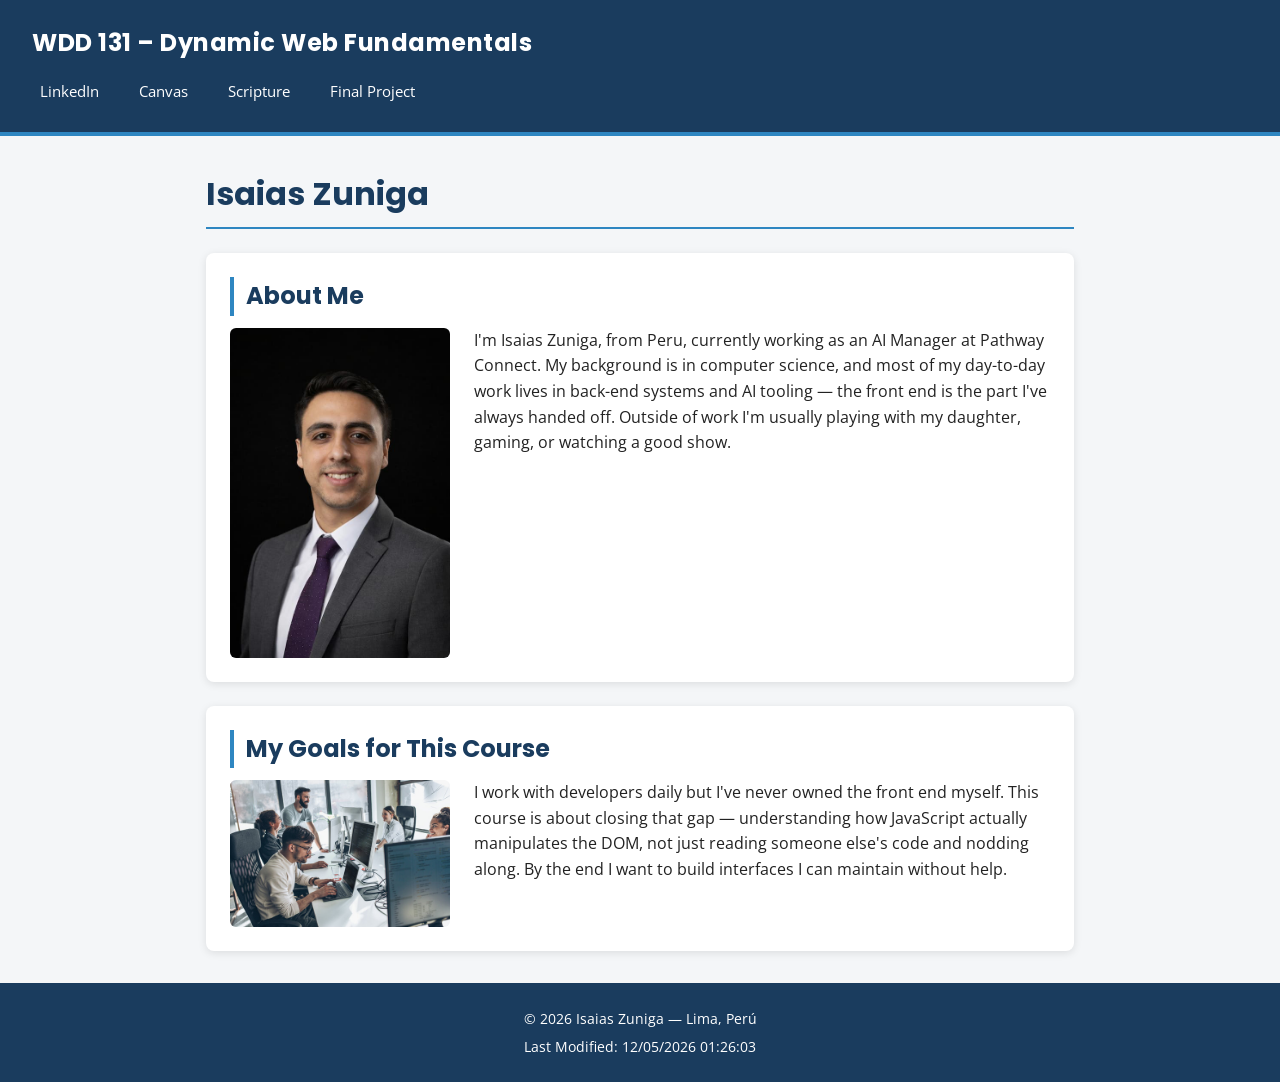
<file: index.html>
<!DOCTYPE html>
<html lang="en">
  <head>
    <meta charset="UTF-8">
    <meta name="viewport" content="width=device-width, initial-scale=1.0">
    <meta
      name="description"
      content="WDD 131 – Dynamic Web Fundamentals – Isaias Zuniga. Course home page covering web development projects and assignments."
    >
    <meta name="author" content="Isaias Zuniga">
    <title>WDD 131 – Dynamic Web Fundamentals – Isaias Zuniga</title>
    <link rel="preconnect" href="https://fonts.googleapis.com">
    <link rel="preconnect" href="https://fonts.gstatic.com" crossorigin>
    <link href="https://fonts.googleapis.com/css2?family=Poppins:wght@400;700&family=Open+Sans&display=swap" rel="stylesheet">
    <link rel="stylesheet" href="styles/base.css">
    <script src="scripts/getdates.js" defer></script>
  </head>
  <body>

    <header>
      <span id="course-title">WDD 131 – Dynamic Web Fundamentals</span>
      <nav>
        <a href="https://www.linkedin.com/in/isaiaszunigac/" target="_blank">LinkedIn</a>
        <a href="https://byupw.instructure.com/" target="_blank">Canvas</a>
        <a href="https://www.churchofjesuschrist.org/study/scriptures" target="_blank">Scripture</a>
        <a href="./project">Final Project</a>
      </nav>
    </header>


    <main>
      <h1>Isaias Zuniga</h1>


      <section class="card">
        <h2>About Me</h2>
        <img src="images/profile.jpg" alt="Photo of Isaias Zuniga">
        <p>
          I'm Isaias Zuniga, from Peru, currently working as an AI Manager at Pathway Connect. My background is in computer science, and most of my day-to-day work lives in back-end systems and AI tooling &mdash; the front end is the part I've always handed off. Outside of work I'm usually playing with my daughter, gaming, or watching a good show.
        </p>
      </section>


      <section class="card">
        <h2>My Goals for This Course</h2>
        <img src="images/goals.jpg" alt="Goals image" />
        <p>
          I work with developers daily but I've never owned the front end myself. This course is about closing that gap &mdash; understanding how JavaScript actually manipulates the DOM, not just reading someone else's code and nodding along. By the end I want to build interfaces I can maintain without help.
        </p>
      </section>
    </main>


    <footer>
      <p>
        &copy; <span id="currentyear"></span> Isaias Zuniga &mdash; Lima, Perú
      </p>
      <p id="lastModified"></p>
    </footer>
  </body>
</html>
</file>
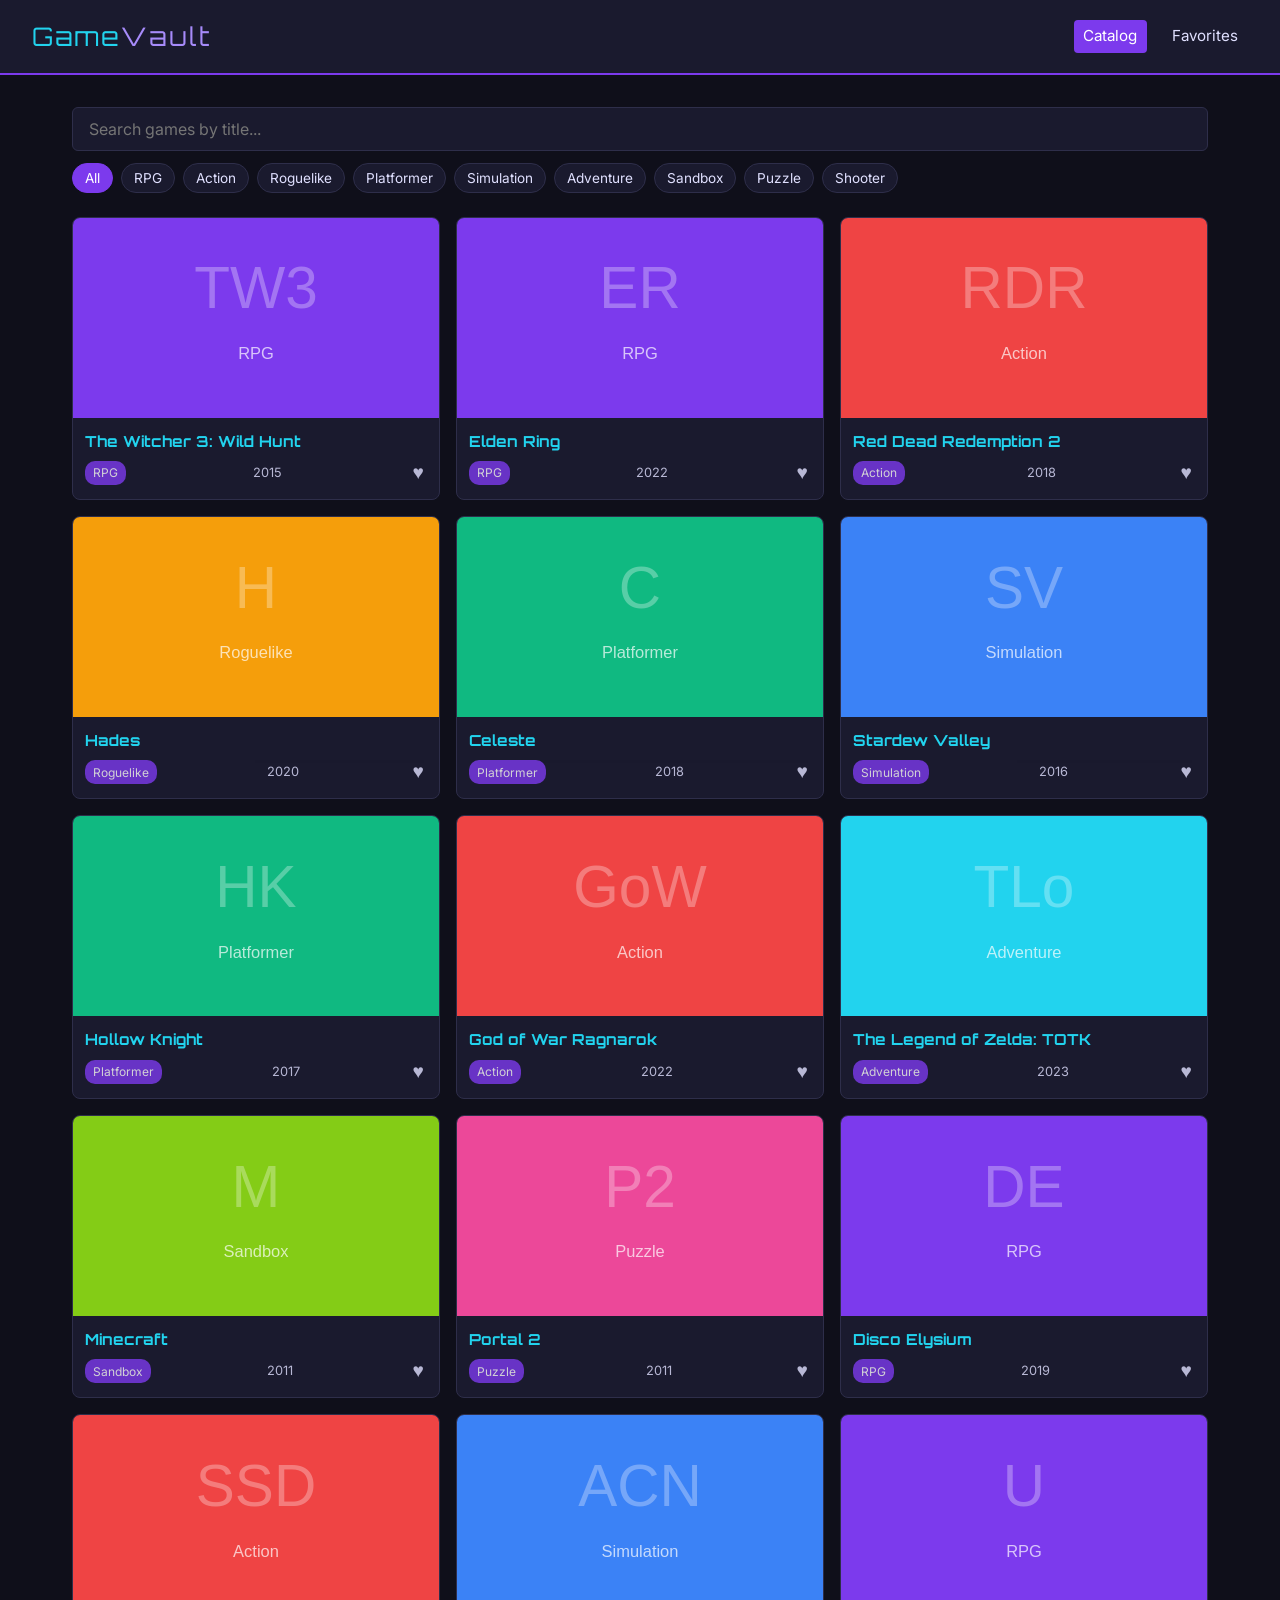
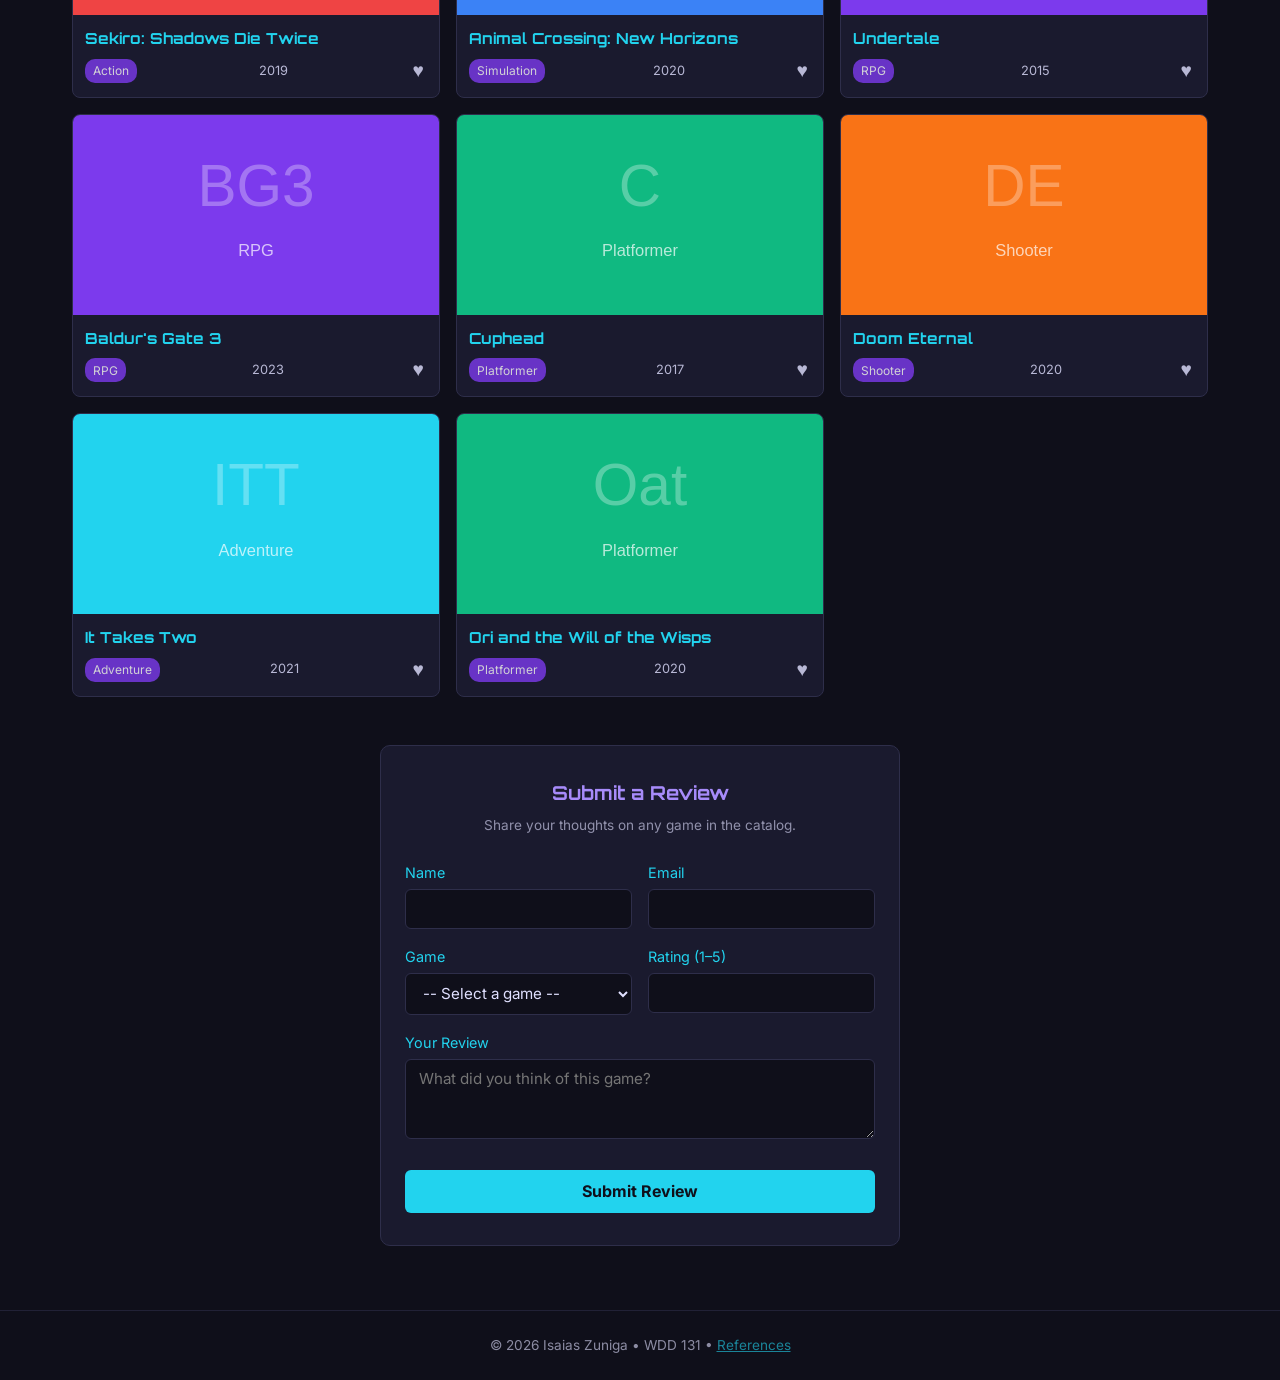
<file: project/index.html>
<!DOCTYPE html>
<html lang="en">
  <head>
    <meta charset="UTF-8">
    <meta name="viewport" content="width=device-width, initial-scale=1.0">
    <meta name="description" content="GameVault - Browse and save your favorite video games. Search by title or filter by genre.">
    <meta name="author" content="Isaias Zuniga">
    <title>GameVault - Game Catalog</title>
    <link rel="icon" href="data:image/svg+xml,<svg xmlns='http://www.w3.org/2000/svg' viewBox='0 0 32 32'><rect width='32' height='32' rx='6' fill='%237c3aed'/><text x='16' y='22' text-anchor='middle' font-size='18' fill='%2322d3ee' font-family='sans-serif' font-weight='bold'>G</text></svg>">
    <link rel="preconnect" href="https://fonts.googleapis.com">
    <link rel="preconnect" href="https://fonts.gstatic.com" crossorigin>
    <link href="https://fonts.googleapis.com/css2?family=Orbitron:wght@400;700&family=Inter:wght@400;700&display=swap" rel="stylesheet">
    <link rel="stylesheet" href="styles/gamevault.css">
  </head>
  <body>

    <header>
      <a href="index.html" class="logo">Game<span>Vault</span></a>
      <nav>
        <a href="index.html" class="active">Catalog</a>
        <a href="favorites.html">Favorites</a>
      </nav>
    </header>

    <main>
      <!-- Search & Genre Filters -->
      <section class="controls">
        <label for="search" class="visually-hidden">Search games by title</label>
        <input type="text" id="search" class="search-box" placeholder="Search games by title...">
        <div class="genre-filters" id="genre-filters"></div>
      </section>

      <!-- Game Card Grid -->
      <div class="game-grid" id="game-grid"></div>

      <!-- Game Detail Modal -->
      <div class="modal-overlay" id="modal-overlay">
        <div class="modal" role="dialog" aria-label="Game details">
          <button class="modal-close" id="modal-close" aria-label="Close">&times;</button>
          <div id="modal-content"></div>
        </div>
      </div>

      <!-- Review Form -->
      <section class="review-section">
        <h2>Submit a Review</h2>
        <p class="form-subtitle">Share your thoughts on any game in the catalog.</p>
        <form id="review-form">
          <div class="form-row">
            <div class="form-group">
              <label for="reviewer-name">Name</label>
              <input type="text" id="reviewer-name" name="reviewer-name" required minlength="2" maxlength="60">
            </div>
            <div class="form-group">
              <label for="reviewer-email">Email</label>
              <input type="email" id="reviewer-email" name="reviewer-email" required>
            </div>
          </div>
          <div class="form-row">
            <div class="form-group">
              <label for="review-game">Game</label>
              <select id="review-game" name="review-game" required>
                <option value="">-- Select a game --</option>
              </select>
            </div>
            <div class="form-group">
              <label for="review-rating">Rating (1–5)</label>
              <input type="number" id="review-rating" name="review-rating" min="1" max="5" required>
            </div>
          </div>
          <div class="form-group">
            <label for="review-text">Your Review</label>
            <textarea id="review-text" name="review-text" required minlength="10" maxlength="500" placeholder="What did you think of this game?"></textarea>
          </div>
          <button type="submit" class="submit-btn">Submit Review</button>
          <div class="form-msg" id="form-msg"></div>
        </form>
      </section>
    </main>

    <footer>
      <p>&copy; 2026 Isaias Zuniga &bull; WDD 131 &bull; <a href="references.html">References</a></p>
    </footer>

    <script src="scripts/cover-svg.js" defer></script>
    <script src="scripts/gamevault.js" defer></script>
  </body>
</html>
</file>
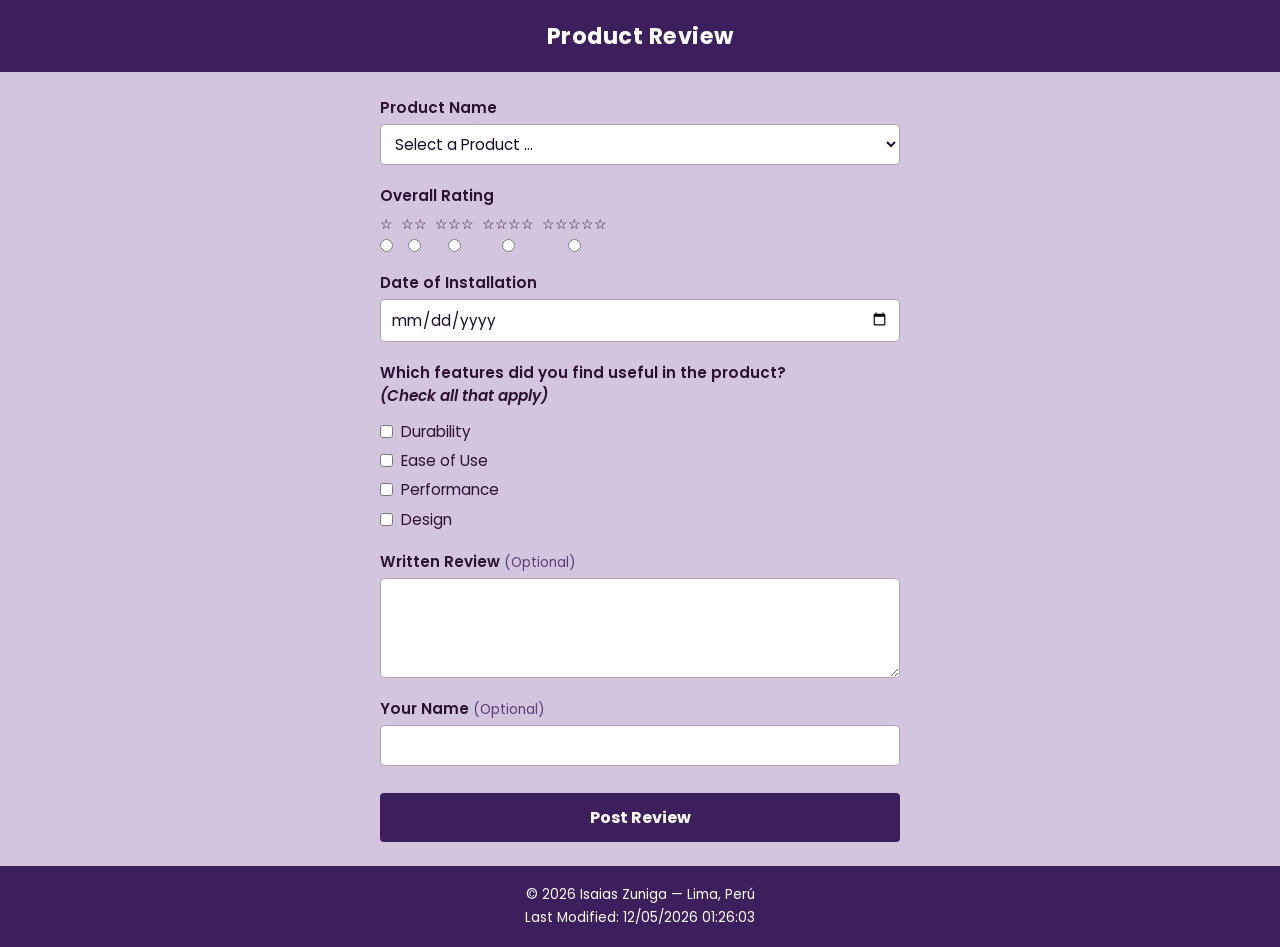
<file: form.html>
<!DOCTYPE html>
<html lang="en">
  <head>
    <meta charset="UTF-8">
    <meta name="viewport" content="width=device-width, initial-scale=1.0">
    <meta name="description" content="Submit a product review. Rate your product, select useful features, and share your experience with other customers.">
    <meta name="author" content="Isaias Zuniga">
    <title>Product Review</title>
    <link rel="preconnect" href="https://fonts.googleapis.com">
    <link rel="preconnect" href="https://fonts.gstatic.com" crossorigin>
    <link href="https://fonts.googleapis.com/css2?family=Poppins:wght@400;600;700&display=swap" rel="stylesheet">
    <link rel="stylesheet" href="styles/form.css">
    <script src="scripts/form.js" defer></script>
  </head>
  <body>

    <header>
      <h1>Product Review</h1>
    </header>

    <main>
      <form method="get" action="review.html">

        <!-- Product Name -->
        <div class="field">
          <label for="productName">Product Name</label>
          <select id="productName" name="productName" required>
            <option value="" disabled selected>Select a Product ...</option>
          </select>
        </div>

        <!-- Overall Rating -->
        <div class="field">
          <fieldset>
            <legend>Overall Rating</legend>
            <div class="rating-options">
              <label for="rating-1">
                &#9734;
                <input type="radio" id="rating-1" name="rating" value="1" required>
              </label>
              <label for="rating-2">
                &#9734;&#9734;
                <input type="radio" id="rating-2" name="rating" value="2" required>
              </label>
              <label for="rating-3">
                &#9734;&#9734;&#9734;
                <input type="radio" id="rating-3" name="rating" value="3" required>
              </label>
              <label for="rating-4">
                &#9734;&#9734;&#9734;&#9734;
                <input type="radio" id="rating-4" name="rating" value="4" required>
              </label>
              <label for="rating-5">
                &#9734;&#9734;&#9734;&#9734;&#9734;
                <input type="radio" id="rating-5" name="rating" value="5" required>
              </label>
            </div>
          </fieldset>
        </div>

        <!-- Date of Installation -->
        <div class="field">
          <label for="installDate">Date of Installation</label>
          <input type="date" id="installDate" name="installDate" required>
        </div>

        <!-- Useful Features -->
        <div class="field">
          <fieldset>
            <legend>
              Which features did you find useful in the product?<br>
              <em>(Check all that apply)</em>
            </legend>
            <div class="checkbox-group">
              <label for="feature-durability">
                <input type="checkbox" id="feature-durability" name="features" value="Durability">
                Durability
              </label>
              <label for="feature-ease">
                <input type="checkbox" id="feature-ease" name="features" value="Ease of Use">
                Ease of Use
              </label>
              <label for="feature-performance">
                <input type="checkbox" id="feature-performance" name="features" value="Performance">
                Performance
              </label>
              <label for="feature-design">
                <input type="checkbox" id="feature-design" name="features" value="Design">
                Design
              </label>
            </div>
          </fieldset>
        </div>

        <!-- Written Review -->
        <div class="field">
          <label for="writtenReview">
            Written Review <span class="optional">(Optional)</span>
          </label>
          <textarea id="writtenReview" name="writtenReview"></textarea>
        </div>

        <!-- Your Name -->
        <div class="field">
          <label for="userName">
            Your Name <span class="optional">(Optional)</span>
          </label>
          <input type="text" id="userName" name="userName">
        </div>

        <!-- Submit -->
        <input type="submit" value="Post Review">

      </form>
    </main>

    <footer>
      <p>&copy; <span id="currentyear"></span> Isaias Zuniga &mdash; Lima, Per&uacute;</p>
      <p id="lastModified"></p>
    </footer>

  </body>
</html>
</file>
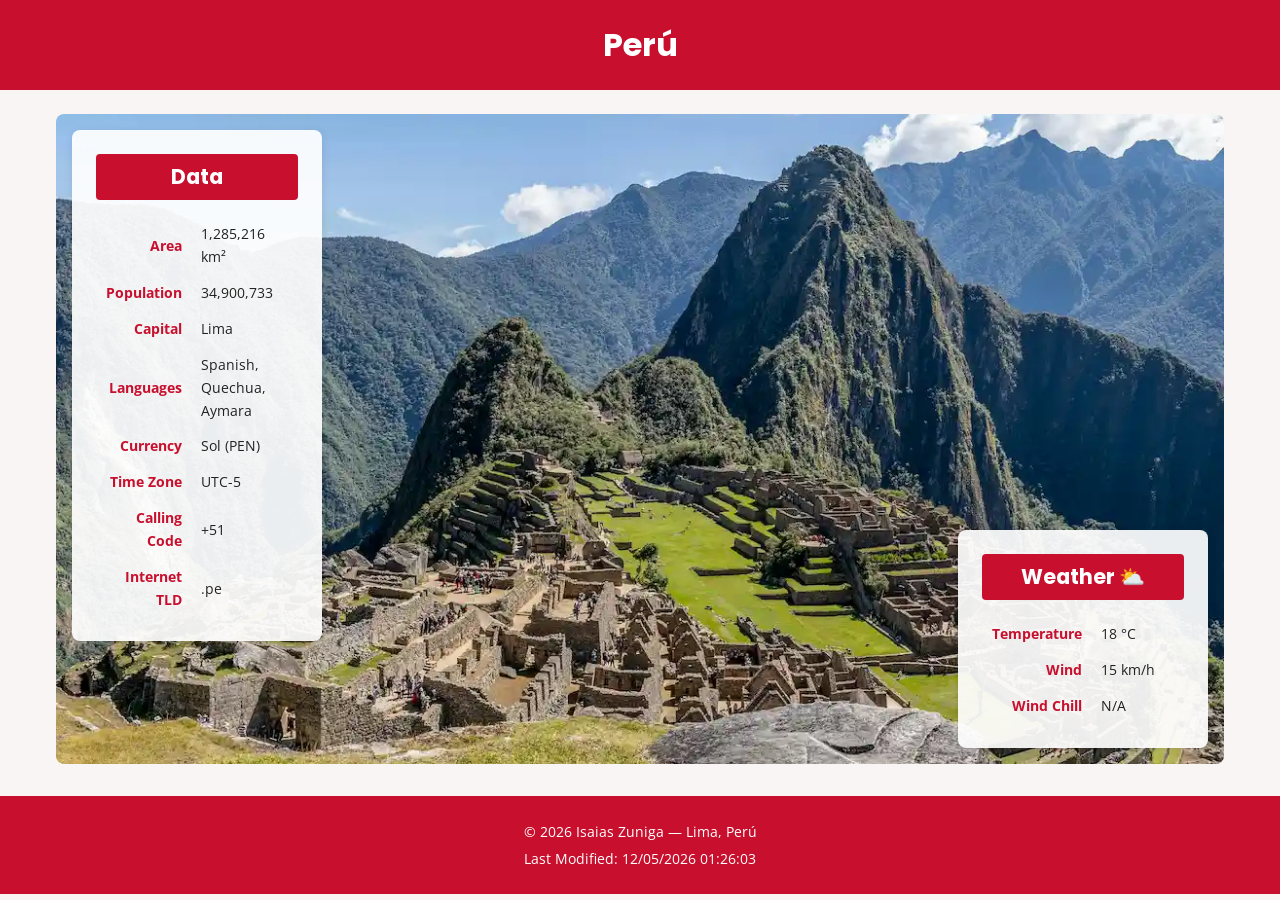
<file: place.html>
<!DOCTYPE html>
<html lang="en">
  <head>
    <meta charset="UTF-8">
    <meta name="viewport" content="width=device-width, initial-scale=1.0">
    <meta name="description" content="Explore Peru - facts, culture, and climate of a beautiful country in South America.">
    <meta name="author" content="Isaias Zuniga">
    <title>Peru - WDD 131</title>
    <link rel="preconnect" href="https://fonts.googleapis.com">
    <link rel="preconnect" href="https://fonts.gstatic.com" crossorigin>
    <link href="https://fonts.googleapis.com/css2?family=Poppins:wght@400;700&family=Open+Sans&display=swap" rel="stylesheet">
    <link rel="stylesheet" href="styles/place.css">
    <link rel="stylesheet" href="styles/place-large.css">
    <script src="scripts/place.js" defer></script>
  </head>
  <body>

    <header>
      <h1>Per&uacute;</h1>
    </header>

    <main>

      <div class="hero-container">

        <picture>
          <source srcset="./images/peru-hero-large.webp" media="(min-width: 641px)">
          <img
            src="./images/peru-hero-small.webp"
            alt="Machu Picchu, the ancient Incan citadel in Peru"
            width="600"
            height="400"
            loading="lazy"
          >
        </picture>

        <!-- Data / facts section -->
        <section class="data info">
          <h2>Data</h2>
          <table>
            <tr>
              <th>Area</th>
              <td>1,285,216 km&sup2;</td>
            </tr>
            <tr>
              <th>Population</th>
              <td>34,900,733</td>
            </tr>
            <tr>
              <th>Capital</th>
              <td>Lima</td>
            </tr>
            <tr>
              <th>Languages</th>
              <td>Spanish, Quechua, Aymara</td>
            </tr>
            <tr>
              <th>Currency</th>
              <td>Sol (PEN)</td>
            </tr>
            <tr>
              <th>Time Zone</th>
              <td>UTC-5</td>
            </tr>
            <tr>
              <th>Calling Code</th>
              <td>+51</td>
            </tr>
            <tr>
              <th>Internet TLD</th>
              <td>.pe</td>
            </tr>
          </table>
        </section>

        <!-- Weather section -->
        <section class="weather info">
          <!-- SVG icon shown on mobile only (hidden on wide via CSS) -->
          <img
            src="./images/weather-icon.svg"
            alt="Partly cloudy weather icon"
            class="weather-icon-mobile"
            width="80"
            height="80"
          >
          <h2>Weather</h2>
          <div class="weather-details">
            <table>
              <tr>
                <th>Temperature</th>
                <td>18 &deg;C</td>
              </tr>

              <tr>
                <th>Wind</th>
                <td>15 km/h</td>
              </tr>
              <tr>
                <th>Wind Chill</th>
                <td><span id="windchill">&mdash;</span></td>
              </tr>
            </table>
          </div>
        </section>

      </div>
    </main>

    <footer>
      <p>&copy; <span id="currentyear"></span> Isaias Zuniga &mdash; Lima, Per&uacute;</p>
      <p id="lastModified"></p>
    </footer>

  </body>
</html>
</file>
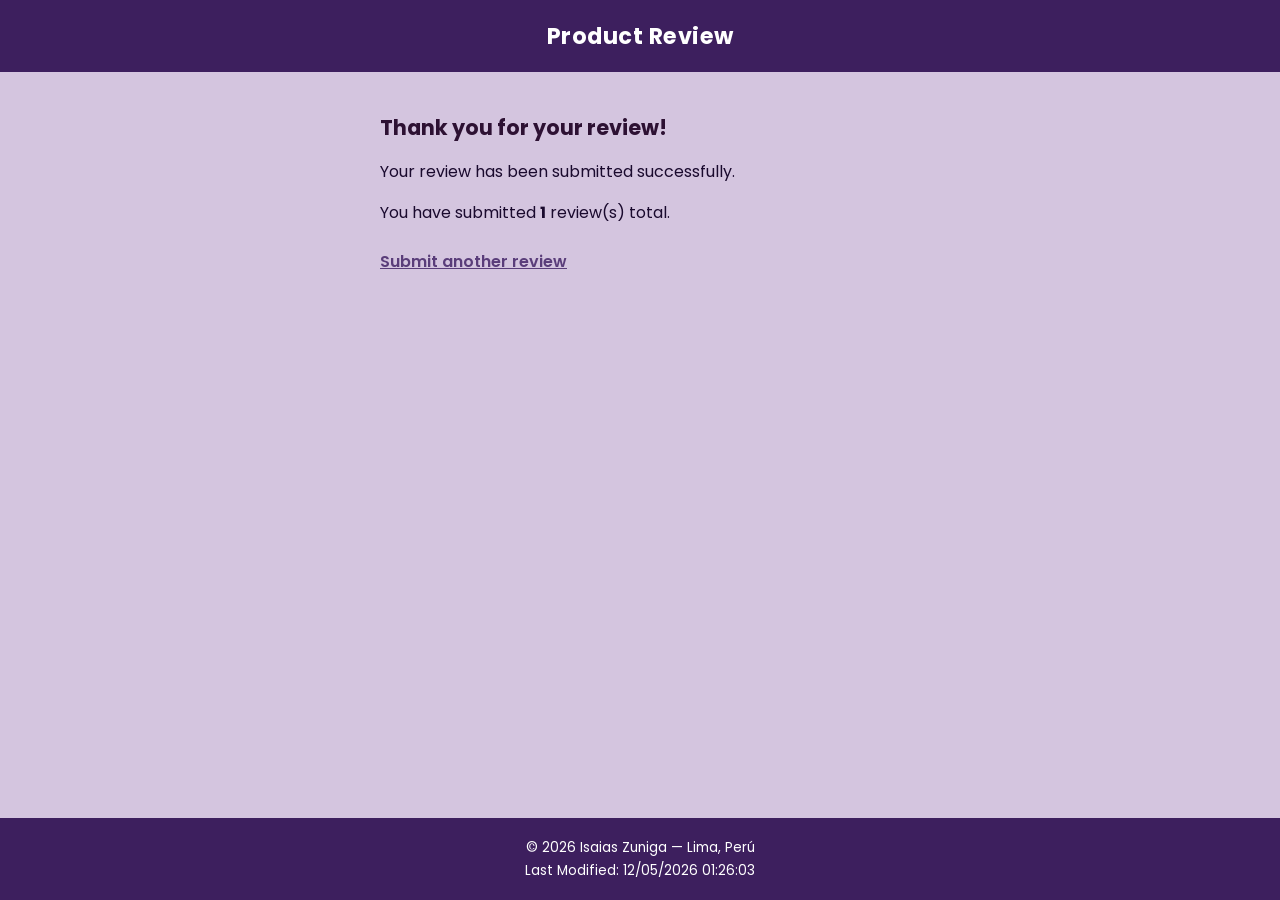
<file: review.html>
<!DOCTYPE html>
<html lang="en">
  <head>
    <meta charset="UTF-8">
    <meta name="viewport" content="width=device-width, initial-scale=1.0">
    <meta name="description" content="Review submitted confirmation – WDD 131">
    <meta name="author" content="Isaias Zuniga">
    <title>Review Submitted</title>
    <link rel="preconnect" href="https://fonts.googleapis.com">
    <link rel="preconnect" href="https://fonts.gstatic.com" crossorigin>
    <link href="https://fonts.googleapis.com/css2?family=Poppins:wght@400;600;700&display=swap" rel="stylesheet">
    <link rel="stylesheet" href="styles/form.css">
    <script src="scripts/review.js" defer></script>
  </head>
  <body>

    <header>
      <h1>Product Review</h1>
    </header>

    <main>
      <div class="confirmation">
        <h2>Thank you for your review!</h2>
        <p>Your review has been submitted successfully.</p>
        <p>You have submitted <strong><span id="reviewCount"></span></strong> review(s) total.</p>
        <a href="form.html">Submit another review</a>
      </div>
    </main>

    <footer>
      <p>&copy; <span id="currentyear"></span> Isaias Zuniga &mdash; Lima, Per&uacute;</p>
      <p id="lastModified"></p>
    </footer>

  </body>
</html>
</file>
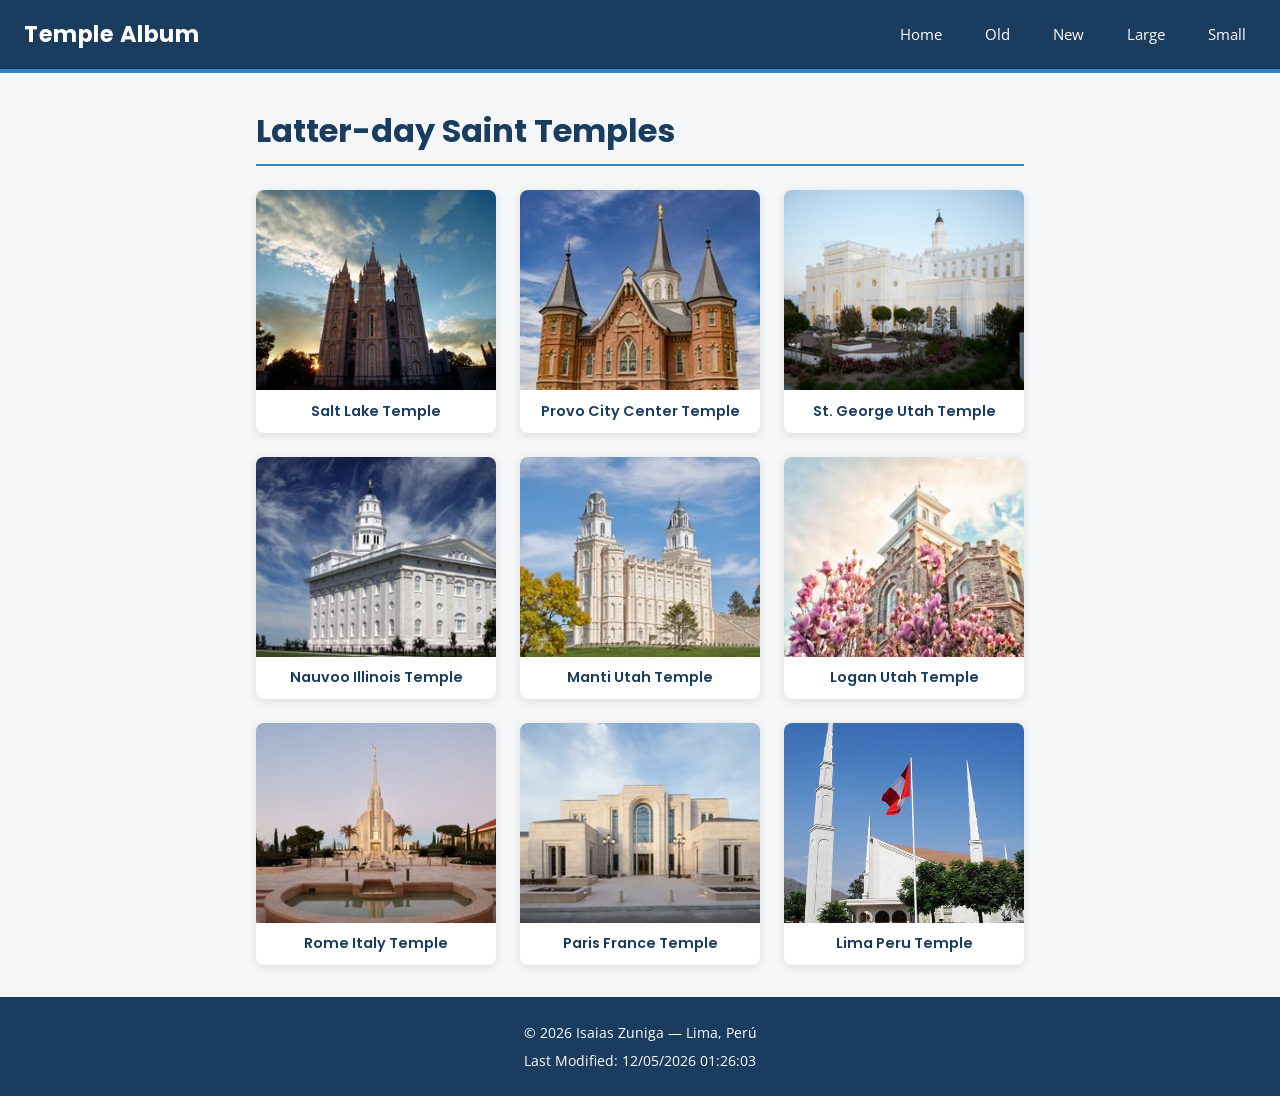
<file: temples.html>
<!DOCTYPE html>
<html lang="en">
  <head>
    <meta charset="UTF-8">
    <meta name="viewport" content="width=device-width, initial-scale=1.0">
    <meta name="description" content="Temple Album – A photo collection of Latter-day Saint temples around the world.">
    <meta name="author" content="Isaias Zuniga">
    <title>Temple Album – Isaias Zuniga</title>
    <link rel="preconnect" href="https://fonts.googleapis.com">
    <link rel="preconnect" href="https://fonts.gstatic.com" crossorigin>
    <link href="https://fonts.googleapis.com/css2?family=Poppins:wght@400;700&family=Open+Sans&display=swap" rel="stylesheet">
    <link rel="stylesheet" href="styles/temples.css">
    <link rel="stylesheet" href="styles/temples-large.css">
    <script src="scripts/temples.js" defer></script>
  </head>
  <body>

    <header>
      <span>Temple Album</span>
      <button id="menu-btn" aria-label="Toggle navigation">&#9776;</button>
      <nav id="main-nav">
        <a href="index.html">Home</a>
        <a href="#">Old</a>
        <a href="#">New</a>
        <a href="#">Large</a>
        <a href="#">Small</a>
      </nav>
    </header>

    <main>
      <h1>Latter-day Saint Temples</h1>
      <div class="gallery">

        <figure>
          <img
            src="./images/salt_lake_temple.jpeg"
            alt="Salt Lake Temple"
            loading="lazy"
            width="400"
            height="250"
          >
          <figcaption>Salt Lake Temple</figcaption>
        </figure>

        <figure>
          <img
            src="./images/provo_city_center_temple.jpeg"
            alt="Provo City Center Temple"
            loading="lazy"
            width="400"
            height="250"
          >
          <figcaption>Provo City Center Temple</figcaption>
        </figure>

        <figure>
          <img
            src="./images/st_george_temple.png"
            alt="St. George Utah Temple"
            loading="lazy"
            width="400"
            height="250"
          >
          <figcaption>St. George Utah Temple</figcaption>
        </figure>

        <figure>
          <img
            src="./images/nauvoo_temple.jpeg"
            alt="Nauvoo Illinois Temple"
            loading="lazy"
            width="400"
            height="250"
          >
          <figcaption>Nauvoo Illinois Temple</figcaption>
        </figure>

        <figure>
          <img
            src="./images/manti_temple.jpeg"
            alt="Manti Utah Temple"
            loading="lazy"
            width="400"
            height="250"
          >
          <figcaption>Manti Utah Temple</figcaption>
        </figure>

        <figure>
          <img
            src="./images/logan_temple_lds.jpeg"
            alt="Logan Utah Temple"
            loading="lazy"
            width="400"
            height="250"
          >
          <figcaption>Logan Utah Temple</figcaption>
        </figure>

        <figure>
          <img
            src="./images/rome_italy_temple.jpeg"
            alt="Rome Italy Temple"
            loading="lazy"
            width="400"
            height="250"
          >
          <figcaption>Rome Italy Temple</figcaption>
        </figure>

        <figure>
          <img
            src="./images/paris_temple.jpeg"
            alt="Paris France Temple"
            loading="lazy"
            width="400"
            height="250"
          >
          <figcaption>Paris France Temple</figcaption>
        </figure>

        <figure>
          <img
            src="./images/lima_peru_temple_lds.jpeg"
            alt="Lima Peru Temple"
            loading="lazy"
            width="400"
            height="250"
          >
          <figcaption>Lima Peru Temple</figcaption>
        </figure>

      </div>
    </main>

    <footer>
      <p>&copy; <span id="currentyear"></span> Isaias Zuniga &mdash; Lima, Perú</p>
      <p id="lastModified"></p>
    </footer>

  </body>
</html>
</file>
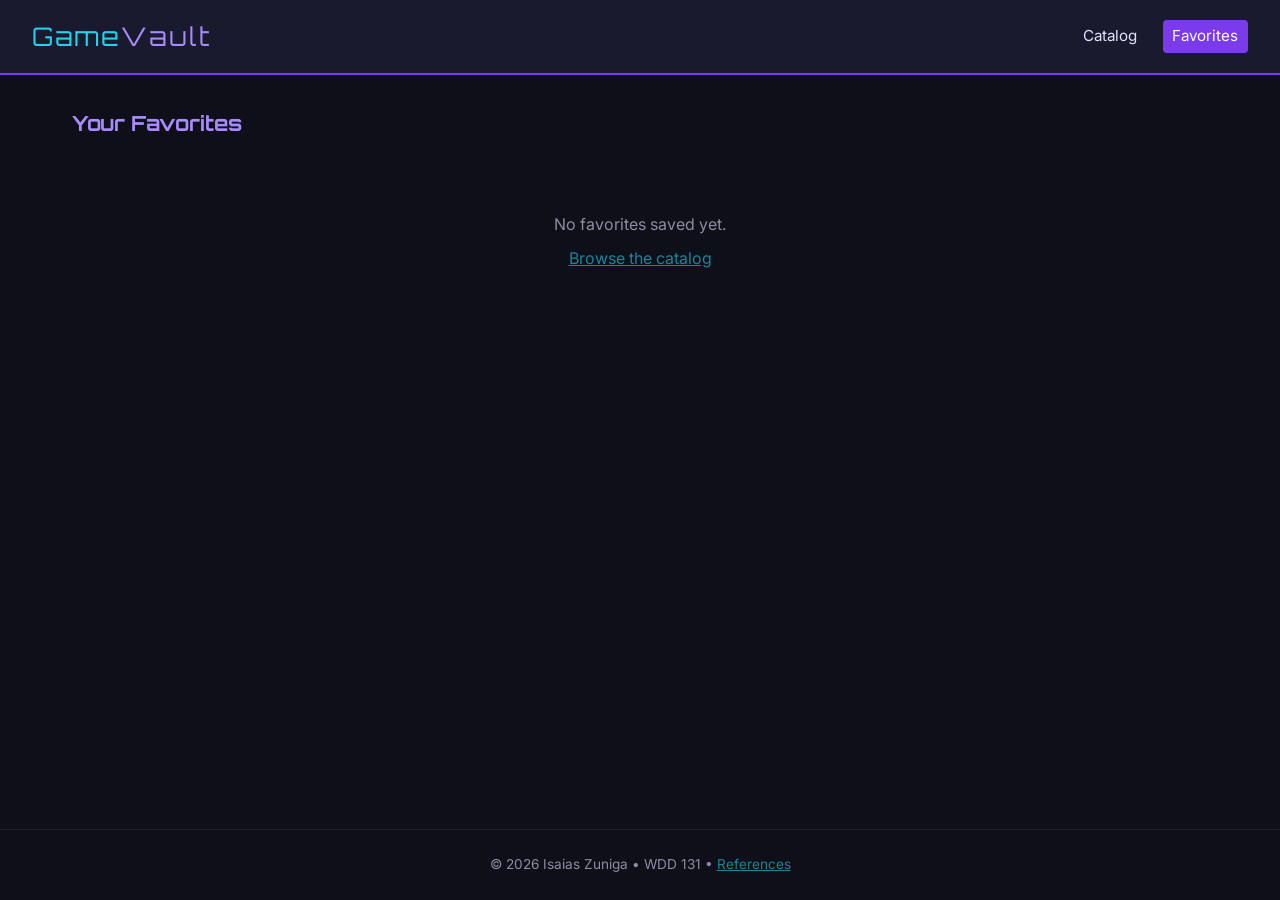
<file: project/favorites.html>
<!DOCTYPE html>
<html lang="en">
  <head>
    <meta charset="UTF-8">
    <meta name="viewport" content="width=device-width, initial-scale=1.0">
    <meta name="description" content="GameVault - Your saved favorite games. View and manage your collection.">
    <meta name="author" content="Isaias Zuniga">
    <title>GameVault - Favorites</title>
    <link rel="icon" href="data:image/svg+xml,<svg xmlns='http://www.w3.org/2000/svg' viewBox='0 0 32 32'><rect width='32' height='32' rx='6' fill='%237c3aed'/><text x='16' y='22' text-anchor='middle' font-size='18' fill='%2322d3ee' font-family='sans-serif' font-weight='bold'>G</text></svg>">
    <link rel="preconnect" href="https://fonts.googleapis.com">
    <link rel="preconnect" href="https://fonts.gstatic.com" crossorigin>
    <link href="https://fonts.googleapis.com/css2?family=Orbitron:wght@400;700&family=Inter:wght@400;700&display=swap" rel="stylesheet">
    <link rel="stylesheet" href="styles/gamevault.css">
  </head>
  <body>

    <header>
      <a href="index.html" class="logo">Game<span>Vault</span></a>
      <nav>
        <a href="index.html">Catalog</a>
        <a href="favorites.html" class="active">Favorites</a>
      </nav>
    </header>

    <main>
      <div class="favorites-header">
        <h1>Your Favorites</h1>
        <button class="clear-btn" id="clear-favs">Clear All</button>
      </div>
      <p class="fav-count" id="fav-count"></p>

      <div class="game-grid" id="game-grid"></div>

      <div class="empty-state" id="empty-state" style="display:none;">
        <p>No favorites saved yet.</p>
        <a href="index.html">Browse the catalog</a>
      </div>

      <!-- Game Detail Modal -->
      <div class="modal-overlay" id="modal-overlay">
        <div class="modal" role="dialog" aria-label="Game details">
          <button class="modal-close" id="modal-close" aria-label="Close">&times;</button>
          <div id="modal-content"></div>
        </div>
      </div>
    </main>

    <footer>
      <p>&copy; 2026 Isaias Zuniga &bull; WDD 131 &bull; <a href="references.html">References</a></p>
    </footer>

    <script src="scripts/cover-svg.js" defer></script>
    <script src="scripts/gamevault.js" defer></script>
  </body>
</html>
</file>
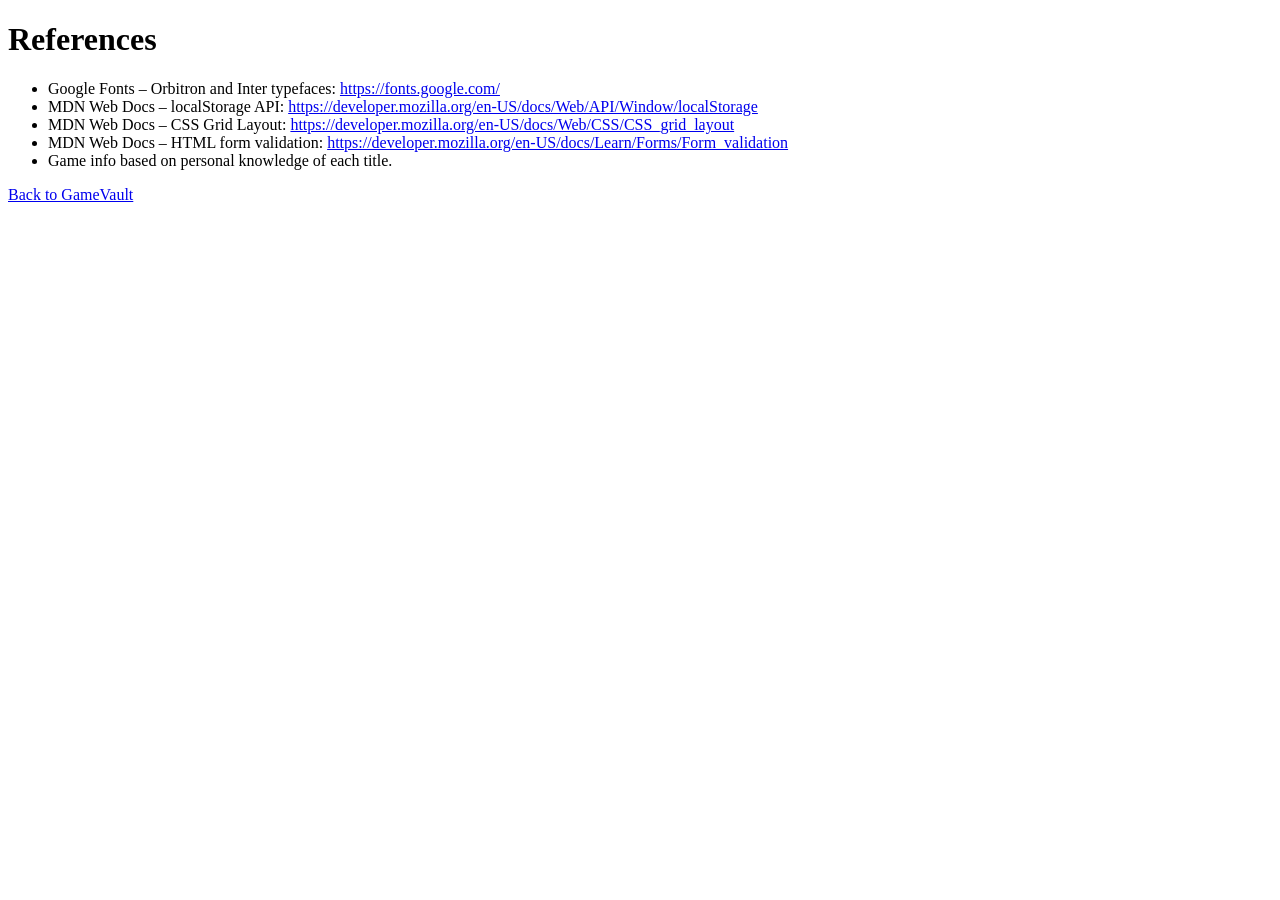
<file: project/references.html>
<!DOCTYPE html>
<html lang="en">
  <head>
    <meta charset="UTF-8">
    <meta name="viewport" content="width=device-width, initial-scale=1.0">
    <title>GameVault - References</title>
  </head>
  <body>
    <h1>References</h1>
    <ul>
      <li>Google Fonts – Orbitron and Inter typefaces: <a href="https://fonts.google.com/">https://fonts.google.com/</a></li>
      <li>MDN Web Docs – localStorage API: <a href="https://developer.mozilla.org/en-US/docs/Web/API/Window/localStorage">https://developer.mozilla.org/en-US/docs/Web/API/Window/localStorage</a></li>
      <li>MDN Web Docs – CSS Grid Layout: <a href="https://developer.mozilla.org/en-US/docs/Web/CSS/CSS_grid_layout">https://developer.mozilla.org/en-US/docs/Web/CSS/CSS_grid_layout</a></li>
      <li>MDN Web Docs – HTML form validation: <a href="https://developer.mozilla.org/en-US/docs/Learn/Forms/Form_validation">https://developer.mozilla.org/en-US/docs/Learn/Forms/Form_validation</a></li>
      <li>Game info based on personal knowledge of each title.</li>
    </ul>
    <p><a href="index.html">Back to GameVault</a></p>
  </body>
</html>
</file>
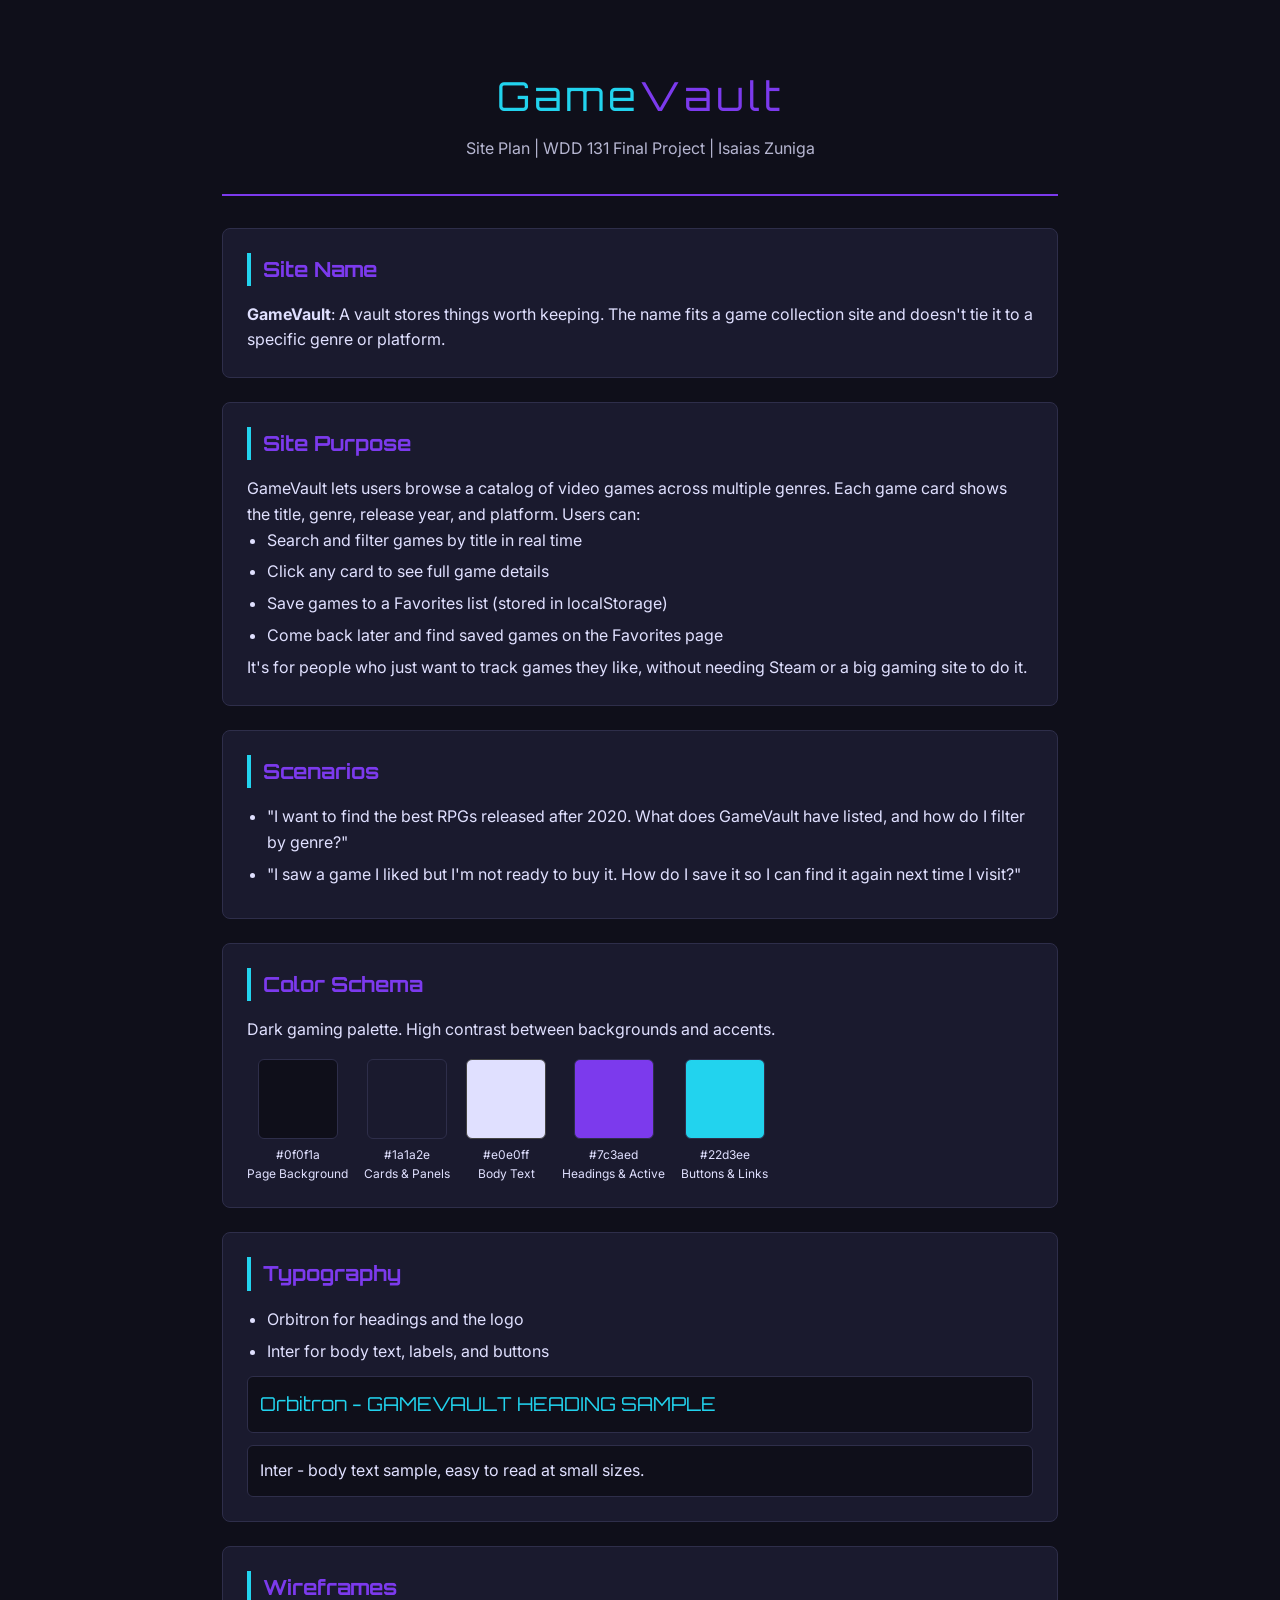
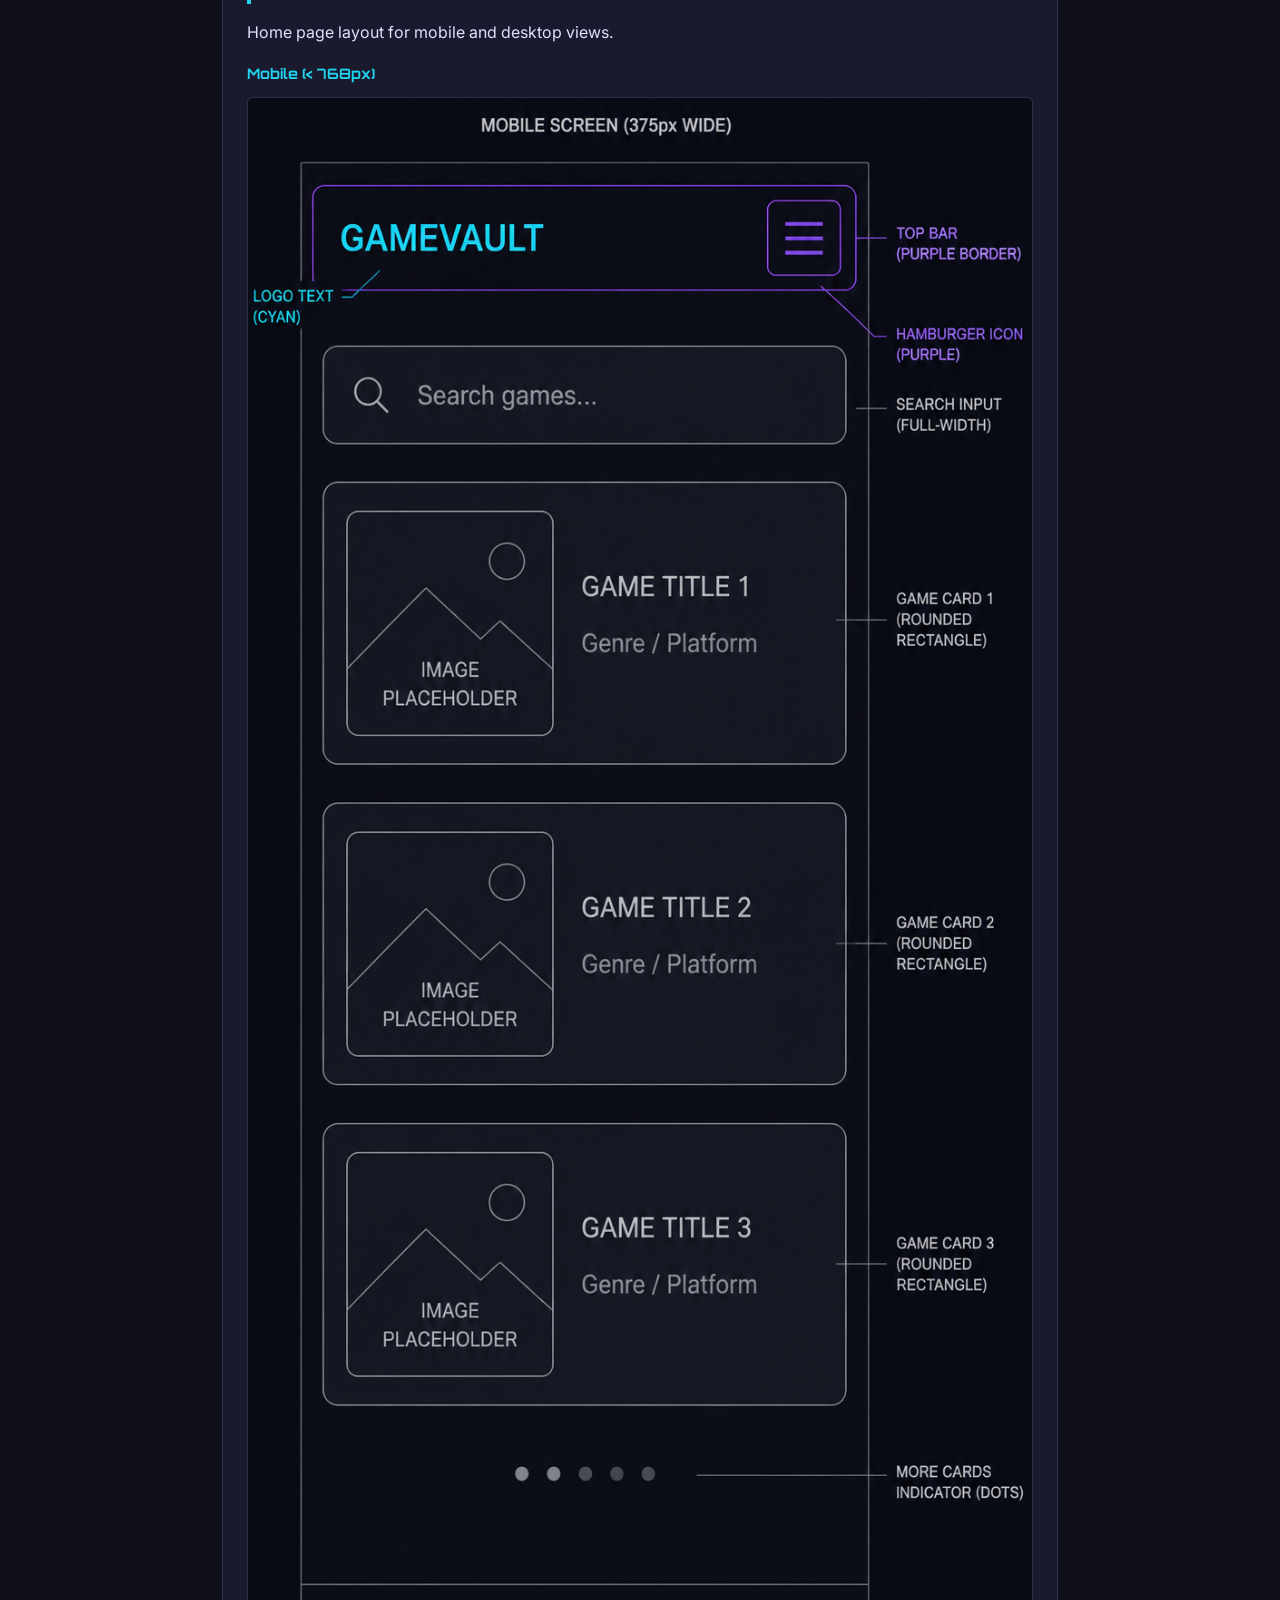
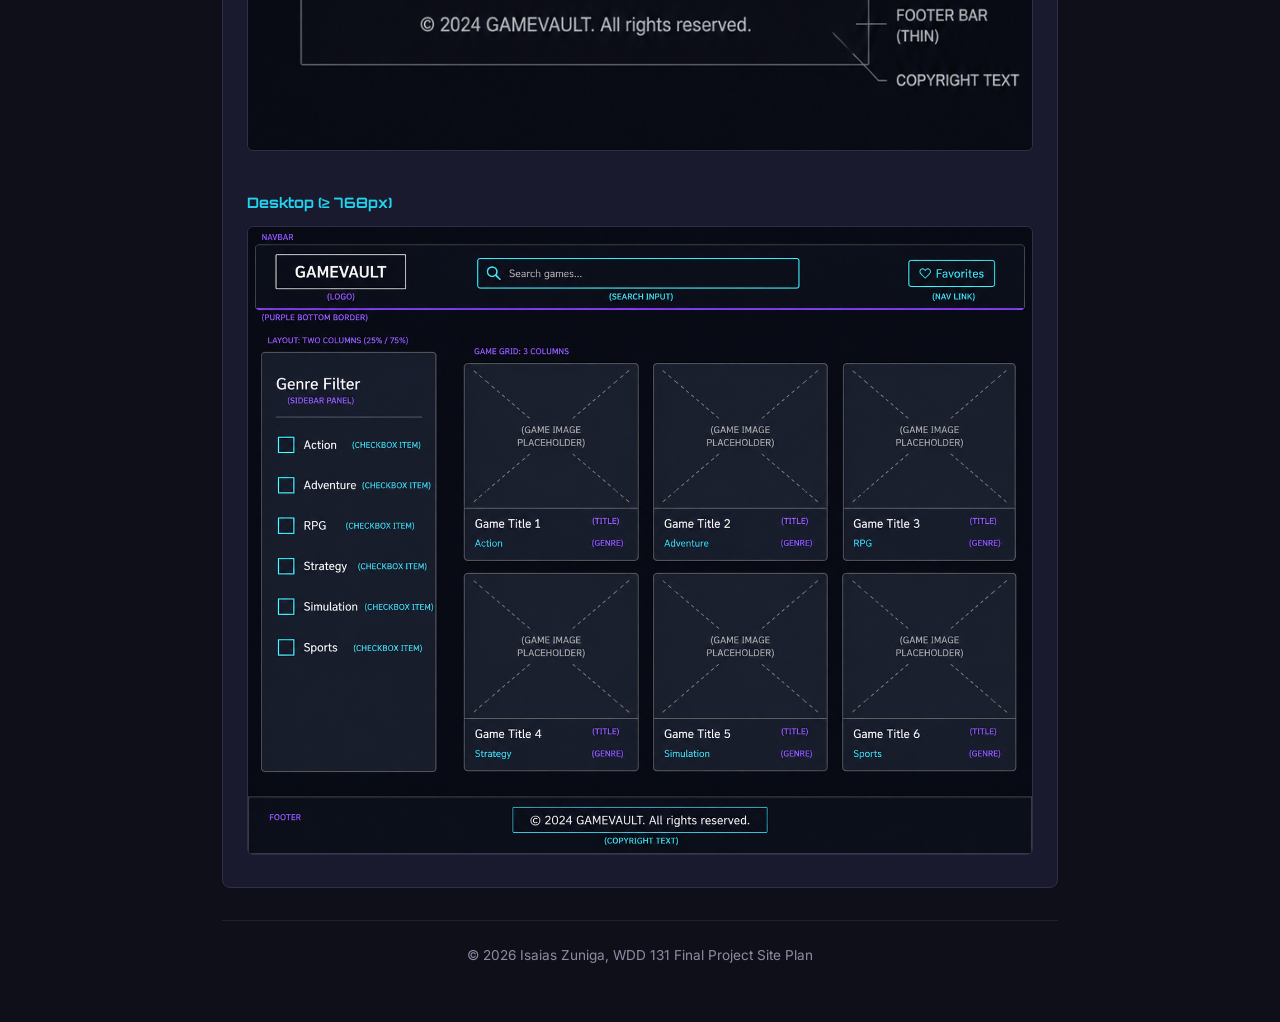
<file: project/siteplan.html>
<!DOCTYPE html>
<html lang="en">
  <head>
    <meta charset="UTF-8">
    <meta name="viewport" content="width=device-width, initial-scale=1.0">
    <meta name="description" content="GameVault – Site Plan for WDD 131 Final Project by Isaias Zuniga">
    <meta name="author" content="Isaias Zuniga">
    <title>GameVault – Site Plan | WDD 131</title>
    <link rel="preconnect" href="https://fonts.googleapis.com">
    <link rel="preconnect" href="https://fonts.gstatic.com" crossorigin>
    <link href="https://fonts.googleapis.com/css2?family=Orbitron:wght@400;700&family=Inter:wght@400;700&display=swap" rel="stylesheet">
    <link rel="stylesheet" href="styles/siteplan.css">
  </head>
  <body>

    <header>
      <div class="logo">Game<span>Vault</span></div>
      <p>Site Plan | WDD 131 Final Project | Isaias Zuniga</p>
    </header>

    <main>

      <!-- 1. SITE NAME -->
      <section id="site-name">
        <h2>Site Name</h2>
        <p>
          <strong>GameVault</strong>: A vault stores things worth keeping. The name fits a game collection site and doesn't tie it to a specific genre or platform.
        </p>
      </section>

      <!-- 2. SITE PURPOSE -->
      <section id="site-purpose">
        <h2>Site Purpose</h2>
        <p>
          GameVault lets users browse a catalog of video games across multiple genres.
          Each game card shows the title, genre, release year, and platform. Users can:
        </p>
        <ul>
          <li>Search and filter games by title in real time</li>
          <li>Click any card to see full game details</li>
          <li>Save games to a Favorites list (stored in localStorage)</li>
          <li>Come back later and find saved games on the Favorites page</li>
        </ul>
        <p>
          It's for people who just want to track games they like, without needing Steam or a big gaming site to do it.
        </p>
      </section>

      <!-- 3. SCENARIOS -->
      <section id="scenarios">
        <h2>Scenarios</h2>
        <ul>
          <li>"I want to find the best RPGs released after 2020. What does GameVault have listed, and how do I filter by genre?"</li>
          <li>"I saw a game I liked but I'm not ready to buy it. How do I save it so I can find it again next time I visit?"</li>
        </ul>
      </section>

      <!-- 4. COLOR SCHEMA -->
      <section id="color-schema">
        <h2>Color Schema</h2>
        <p>Dark gaming palette. High contrast between backgrounds and accents.</p>
        <div class="swatches">
          <div class="swatch">
            <div class="swatch-box swatch-bg"></div>
            <span>#0f0f1a<br>Page Background</span>
          </div>
          <div class="swatch">
            <div class="swatch-box swatch-surface"></div>
            <span>#1a1a2e<br>Cards &amp; Panels</span>
          </div>
          <div class="swatch">
            <div class="swatch-box swatch-text"></div>
            <span>#e0e0ff<br>Body Text</span>
          </div>
          <div class="swatch">
            <div class="swatch-box swatch-purple"></div>
            <span>#7c3aed<br>Headings &amp; Active</span>
          </div>
          <div class="swatch">
            <div class="swatch-box swatch-cyan"></div>
            <span>#22d3ee<br>Buttons &amp; Links</span>
          </div>
        </div>
      </section>

      <!-- 5. TYPOGRAPHY -->
      <section id="typography">
        <h2>Typography</h2>
        <ul>
          <li>Orbitron for headings and the logo</li>
          <li>Inter for body text, labels, and buttons</li>
        </ul>
        <div class="font-preview orbitron">Orbitron - GAMEVAULT HEADING SAMPLE</div>
        <div class="font-preview inter">Inter - body text sample, easy to read at small sizes.</div>
      </section>

      <!-- 6. WIREFRAMES -->
      <section id="wireframes">
        <h2>Wireframes</h2>
        <p>Home page layout for mobile and desktop views.</p>

        <div class="wireframes">

          <div class="wireframe">
            <h3>Mobile (&lt; 768px)</h3>
            <img src="images/wireframe-mobile.png" alt="Mobile wireframe showing stacked game cards with search bar and hamburger menu">
          </div>

          <div class="wireframe">
            <h3>Desktop (&ge; 768px)</h3>
            <img src="images/wireframe-desktop.png" alt="Desktop wireframe showing genre filter sidebar and 3-column game card grid">
          </div>

        </div>
      </section>

    </main>

    <footer>
      <p>&copy; 2026 Isaias Zuniga, WDD 131 Final Project Site Plan</p>
    </footer>

  </body>
</html>
</file>
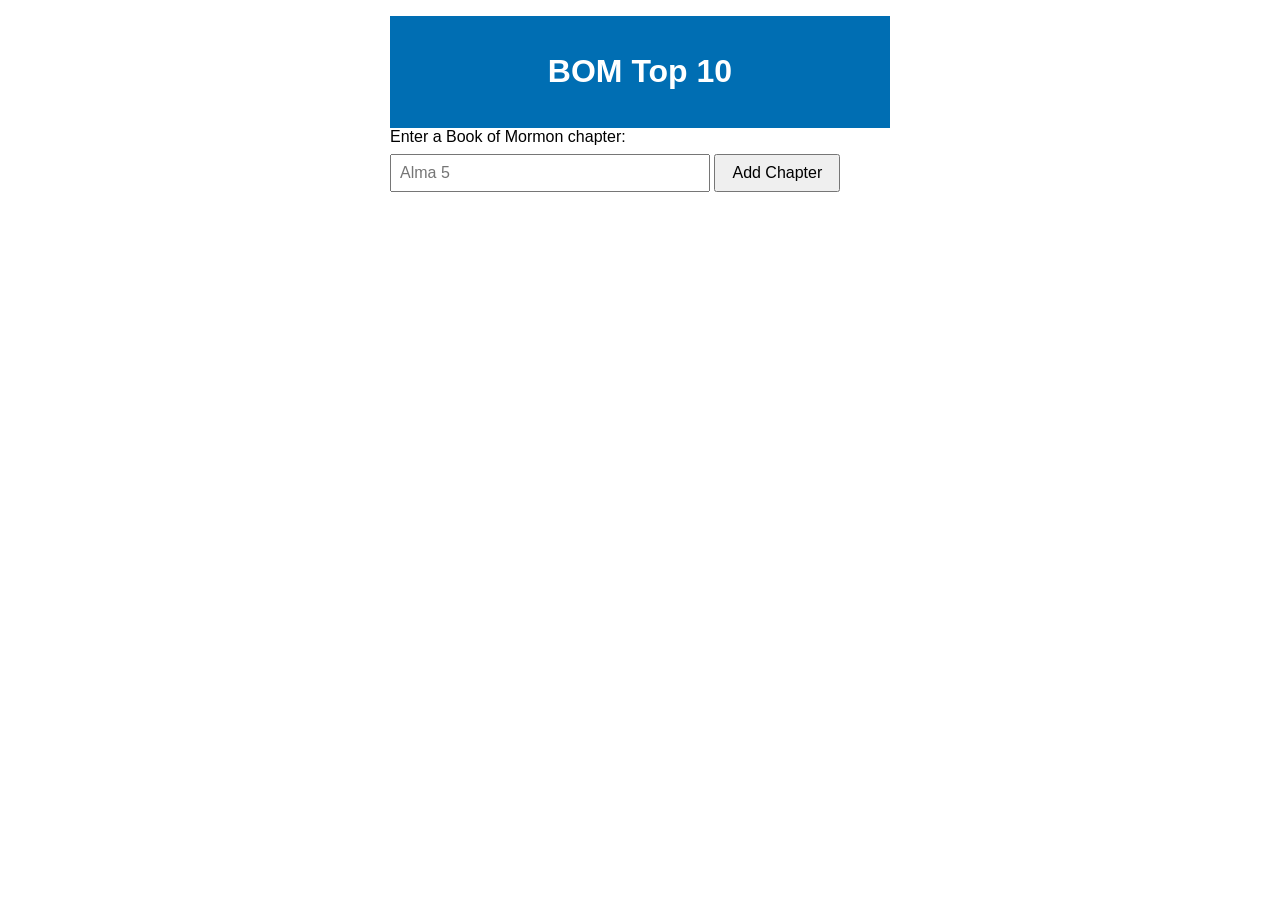
<file: week02/bom.html>
<!DOCTYPE html>
<html lang="en">
<head>
  <meta charset="utf-8">
  <meta name="viewport" content="width=device-width, initial-scale=1.0">
  <title>BOM Top 10</title>
  <meta name="description" content="Book of Mormon Top 10 chapters activity.">
  <meta name="author" content="Isaias">
  <link rel="stylesheet" href="styles/bom.css">
</head>
<body>
  <header>
    <h1>BOM Top 10</h1>
  </header>
  <main>
    <section>
      <label for="favchap">Enter a Book of Mormon chapter:</label>
      <input id="favchap" type="text" placeholder="Alma 5">
      <button type="button">Add Chapter</button>
    </section>
    <section>
      <ul></ul>
    </section>
  </main>
  <script src="scripts/bom.js" defer></script>
</body>
</html>
</file>
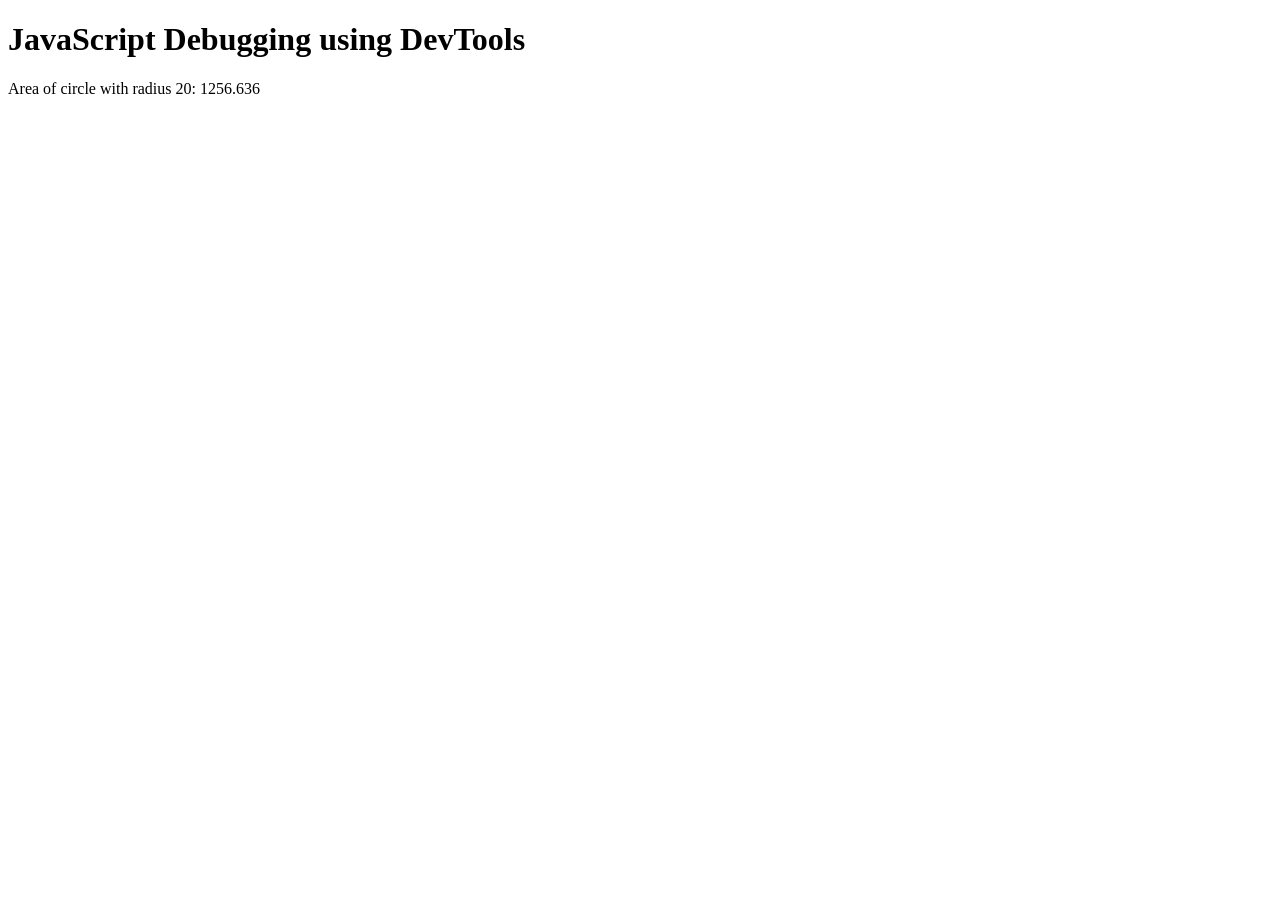
<file: week02/debugging.html>
<!DOCTYPE html>
<html lang="en">
<head>
  <meta charset="utf-8">
  <meta name="viewport" content="width=device-width, initial-scale=1.0">
  <title>JavaScript Debugging</title>
  <meta name="author" content="Isaias">
</head>
<body>
  <h1>JavaScript Debugging using DevTools</h1>
  <p>Area of circle with radius <span id="radius"></span>: <span id="area"></span></p>
  <script src="scripts/debugging.js" defer></script>
</body>
</html>
</file>
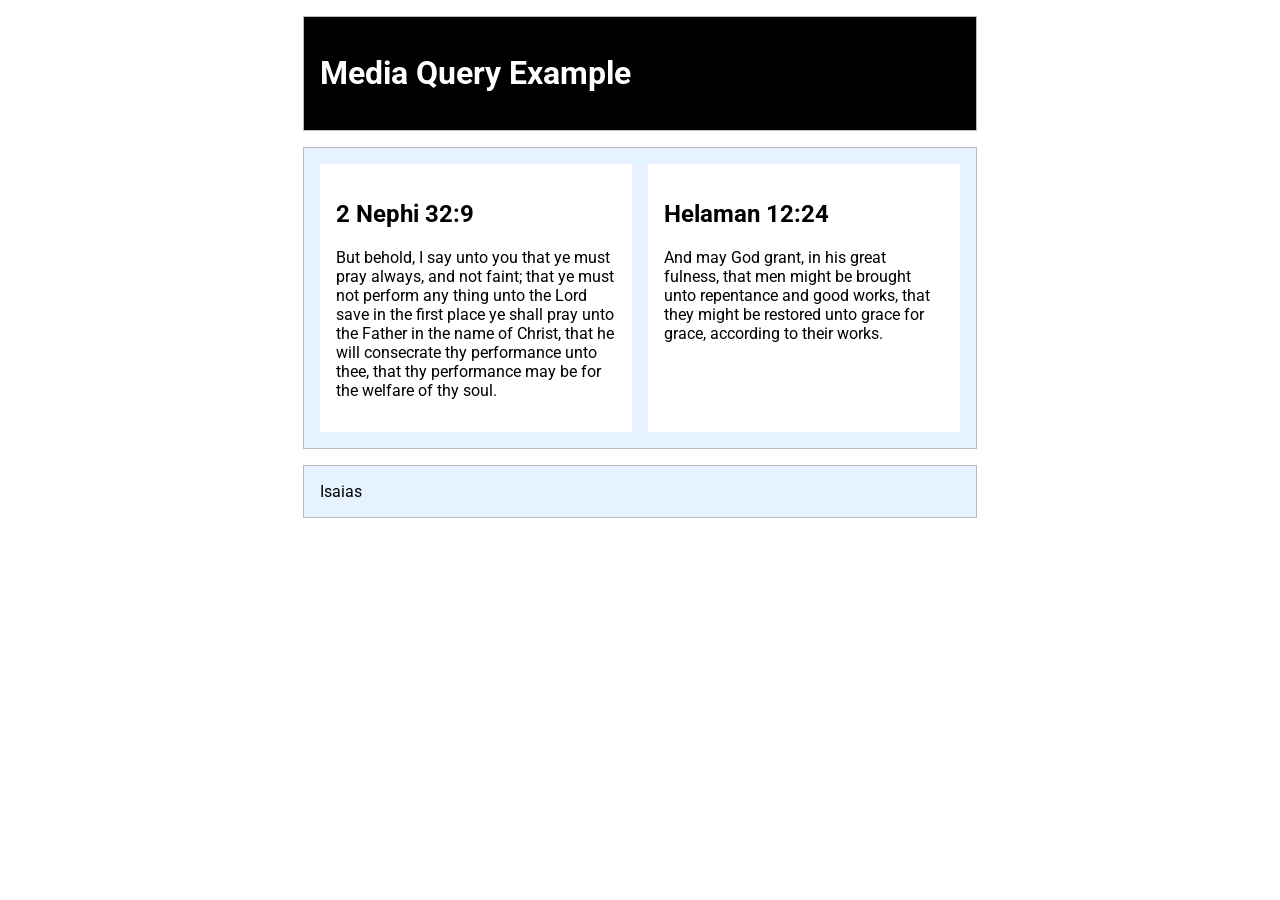
<file: week02/media-query.html>
<!DOCTYPE html>
<html lang="en">
<head>
  <meta charset="utf-8">
  <meta name="viewport" content="width=device-width, initial-scale=1.0">
  <title>WDD 131 – Media Query Example</title>
  <meta name="description" content="Media query learning activity example page.">
  <meta name="author" content="Isaias">
  <link rel="preconnect" href="https://fonts.googleapis.com">
  <link rel="preconnect" href="https://fonts.gstatic.com" crossorigin>
  <link href="https://fonts.googleapis.com/css2?family=Roboto&display=swap" rel="stylesheet">
  <link rel="stylesheet" href="styles/media-query.css">
  <link rel="stylesheet" href="styles/media-query-large.css">
</head>
<body>
  <header>
    <h1>Media Query Example</h1>
  </header>
  <main>
    <section>
      <h2>2 Nephi 32:9</h2>
      <p>But behold, I say unto you that ye must pray always, and not faint; that ye must not perform any thing unto the Lord save in the first place ye shall pray unto the Father in the name of Christ, that he will consecrate thy performance unto thee, that thy performance may be for the welfare of thy soul.</p>
    </section>
    <section>
      <h2>Helaman 12:24</h2>
      <p>And may God grant, in his great fulness, that men might be brought unto repentance and good works, that they might be restored unto grace for grace, according to their works.</p>
    </section>
  </main>
  <footer>
    Isaias
  </footer>
</body>
</html>
</file>
<file: styles/base.css>
/* ── Variables ── */
:root {
  --color-primary: #1a3c5e;
  --color-accent: #2e86c1;
  --color-bg: #f4f6f8;
  --color-text: #222222;
  --color-white: #ffffff;
  --color-footer-bg: #1a3c5e;
  --color-footer-text: #ffffff;
  --shadow-card: rgba(0, 0, 0, 0.1);
  --font-heading: 'Poppins', sans-serif;
  --font-body: 'Open Sans', sans-serif;
}

/* ── Reset ── */
* {
  box-sizing: border-box;
  margin: 0;
  padding: 0;
}

body {
  font-family: var(--font-body);
  background-color: var(--color-bg);
  color: var(--color-text);
  line-height: 1.6;
}

/* ── Header ── */
header {
  background-color: var(--color-primary);
  color: var(--color-white);
  padding: 1.5rem 2rem;
  border-bottom: 4px solid var(--color-accent);
}

header span {
  display: block;
  font-family: var(--font-heading);
  font-size: 1.5rem;
  font-weight: 700;
  margin-bottom: 0.75rem;
  letter-spacing: 0.5px;
}

/* ── Navigation ── */
nav {
  display: flex;
  gap: 1.5rem;
  flex-wrap: wrap;
}

nav a {
  color: var(--color-white);
  text-decoration: none;
  font-size: 0.95rem;
  padding: 0.3rem 0.5rem;
  border-radius: 4px;
  transition: background-color 0.2s;
}

nav a:hover {
  background-color: var(--color-accent);
}

/* ── Main ── */
main {
  max-width: 900px;
  margin: 2rem auto;
  padding: 0 1rem;
}

main h1 {
  font-family: var(--font-heading);
  font-size: 2rem;
  color: var(--color-primary);
  margin-bottom: 1.5rem;
  padding-bottom: 0.5rem;
  border-bottom: 2px solid var(--color-accent);
}

/* ── Cards ── */
.card {
  background-color: var(--color-white);
  border-radius: 8px;
  padding: 1.5rem;
  margin-bottom: 1.5rem;
  box-shadow: 0 2px 8px var(--shadow-card);
  display: grid;
  grid-template-columns: 220px 1fr;
  grid-template-rows: auto 1fr;
  gap: 0.75rem 1.5rem;
}

.card h2 {
  font-family: var(--font-heading);
  color: var(--color-primary);
  grid-column: span 2;
  border-left: 4px solid var(--color-accent);
  padding-left: 0.75rem;
}

.card img {
  width: 100%;
  border-radius: 6px;
  object-fit: cover;
  align-self: start;
}

/* ── Footer ── */
footer {
  background-color: var(--color-footer-bg);
  color: var(--color-footer-text);
  text-align: center;
  padding: 1.2rem;
  font-size: 0.9rem;
}

footer p {
  margin: 0.3rem 0;
}
</file>
<file: project/styles/gamevault.css>
:root {
  --bg: #0f0f1a;
  --surface: #1a1a2e;
  --text: #e0e0ff;
  --accent-purple: #a78bfa;
  --accent-purple-solid: #7c3aed;
  --accent-cyan: #22d3ee;
  --border: #2e2e4a;
  --danger: #ef4444;
}

*, *::before, *::after {
  box-sizing: border-box;
  margin: 0;
  padding: 0;
}

body {
  background-color: var(--bg);
  color: var(--text);
  font-family: 'Inter', sans-serif;
  line-height: 1.6;
  min-height: 100vh;
  display: flex;
  flex-direction: column;
}

/* ── HEADER & NAV ── */

header {
  background-color: var(--surface);
  border-bottom: 2px solid var(--accent-purple-solid);
  padding: 1rem;
  display: flex;
  justify-content: space-between;
  align-items: center;
  flex-wrap: wrap;
  gap: 0.5rem;
}

.logo {
  font-family: 'Orbitron', sans-serif;
  font-size: 1.6rem;
  color: var(--accent-cyan);
  letter-spacing: 0.08em;
  text-decoration: none;
}

.logo span {
  color: var(--accent-purple);
}

nav {
  display: flex;
  gap: 1rem;
}

nav a {
  color: var(--text);
  text-decoration: none;
  font-size: 0.95rem;
  padding: 0.3rem 0.6rem;
  border-radius: 4px;
  transition: background-color 0.2s;
}

nav a:hover,
nav a.active {
  background-color: var(--accent-purple-solid);
  color: #fff;
}

/* ── MAIN ── */

main {
  flex: 1;
  padding: 1rem;
  max-width: 1200px;
  width: 100%;
  margin: 0 auto;
}

h1, h2, h3 {
  font-family: 'Orbitron', sans-serif;
  color: var(--accent-purple);
}

/* ── ACCESSIBILITY ── */

.visually-hidden {
  position: absolute;
  width: 1px;
  height: 1px;
  padding: 0;
  margin: -1px;
  overflow: hidden;
  clip: rect(0, 0, 0, 0);
  border: 0;
}

/* ── SEARCH & FILTERS ── */

.controls {
  margin-bottom: 1.5rem;
}

.search-box {
  width: 100%;
  padding: 0.7rem 1rem;
  border: 1px solid var(--border);
  border-radius: 6px;
  background-color: var(--surface);
  color: var(--text);
  font-family: 'Inter', sans-serif;
  font-size: 1rem;
  margin-bottom: 0.75rem;
}

.search-box:focus {
  outline: 2px solid var(--accent-cyan);
  border-color: var(--accent-cyan);
}

.genre-filters {
  display: flex;
  flex-wrap: wrap;
  gap: 0.5rem;
}

.genre-btn {
  padding: 0.35rem 0.75rem;
  border: 1px solid var(--border);
  border-radius: 20px;
  background-color: var(--surface);
  color: var(--text);
  font-family: 'Inter', sans-serif;
  font-size: 0.85rem;
  cursor: pointer;
  transition: background-color 0.2s, border-color 0.2s;
}

.genre-btn:hover,
.genre-btn.active {
  background-color: var(--accent-purple-solid);
  border-color: var(--accent-purple-solid);
  color: #fff;
}

/* ── GAME GRID ── */

.game-grid {
  display: grid;
  grid-template-columns: 1fr;
  gap: 1rem;
}

.game-card {
  background-color: var(--surface);
  border: 1px solid var(--border);
  border-radius: 8px;
  overflow: hidden;
  cursor: pointer;
  transition: border-color 0.2s, transform 0.2s;
}

.game-card:hover {
  border-color: var(--accent-cyan);
  transform: translateY(-2px);
}

.card-cover {
  width: 100%;
  height: 180px;
  object-fit: cover;
  display: block;
}

.card-body {
  padding: 0.75rem;
}

.card-body h3 {
  font-size: 0.95rem;
  margin-bottom: 0.3rem;
  color: var(--accent-cyan);
}

.card-meta {
  display: flex;
  justify-content: space-between;
  align-items: center;
  font-size: 0.8rem;
  color: var(--text);
  opacity: 0.8;
}

.genre-badge {
  background-color: var(--accent-purple-solid);
  color: #fff;
  padding: 0.15rem 0.5rem;
  border-radius: 10px;
  font-size: 0.75rem;
}

.fav-btn {
  background: none;
  border: none;
  font-size: 1.2rem;
  cursor: pointer;
  padding: 0.2rem;
  color: var(--text);
  transition: color 0.2s;
}

.fav-btn:hover,
.fav-btn.saved {
  color: var(--danger);
}

/* ── MODAL ── */

.modal-overlay {
  display: none;
  position: fixed;
  inset: 0;
  background-color: rgba(0, 0, 0, 0.8);
  z-index: 100;
  justify-content: center;
  align-items: center;
  padding: 1rem;
}

.modal-overlay.open {
  display: flex;
}

.modal {
  background-color: var(--surface);
  border: 1px solid var(--border);
  border-radius: 10px;
  max-width: 600px;
  width: 100%;
  max-height: 90vh;
  overflow-y: auto;
  padding: 1.5rem;
  position: relative;
}

.modal-close {
  position: absolute;
  top: 0.75rem;
  right: 0.75rem;
  background: none;
  border: none;
  color: var(--text);
  font-size: 1.5rem;
  cursor: pointer;
}

.modal-close:hover {
  color: var(--accent-cyan);
}

.modal-cover {
  width: 100%;
  height: 220px;
  object-fit: cover;
  border-radius: 6px;
  margin-bottom: 1rem;
}

.modal h2 {
  font-size: 1.3rem;
  margin-bottom: 0.5rem;
}

.modal-info {
  display: flex;
  flex-wrap: wrap;
  gap: 0.5rem;
  margin-bottom: 0.75rem;
  font-size: 0.85rem;
}

.modal-info span {
  background-color: var(--bg);
  padding: 0.2rem 0.6rem;
  border-radius: 4px;
  border: 1px solid var(--border);
}

.modal p {
  margin-bottom: 0.75rem;
  font-size: 0.95rem;
  line-height: 1.7;
}

.modal .fav-btn {
  font-size: 1rem;
  padding: 0.5rem 1rem;
  border: 1px solid var(--accent-cyan);
  border-radius: 6px;
  color: var(--accent-cyan);
  display: inline-flex;
  align-items: center;
  gap: 0.4rem;
}

.modal .fav-btn.saved {
  border-color: var(--danger);
  color: var(--danger);
}

/* ── REVIEW FORM ── */

.review-section {
  margin-top: 3rem;
  margin-left: auto;
  margin-right: auto;
  max-width: 520px;
  background-color: var(--surface);
  border: 1px solid var(--border);
  border-radius: 10px;
  padding: 2rem 1.5rem;
  text-align: center;
}

.review-section h2 {
  font-size: 1.2rem;
  margin-bottom: 0.4rem;
  border: none;
  padding: 0;
}

.review-section .form-subtitle {
  font-size: 0.85rem;
  color: var(--text);
  opacity: 0.6;
  margin-bottom: 1.5rem;
}

.form-group {
  margin-bottom: 1rem;
  text-align: left;
}

.form-group label {
  display: block;
  margin-bottom: 0.3rem;
  font-size: 0.9rem;
  color: var(--accent-cyan);
}

.form-group input,
.form-group select,
.form-group textarea {
  width: 100%;
  padding: 0.6rem 0.8rem;
  border: 1px solid var(--border);
  border-radius: 6px;
  background-color: var(--bg);
  color: var(--text);
  font-family: 'Inter', sans-serif;
  font-size: 0.95rem;
}

.form-group input:focus,
.form-group select:focus,
.form-group textarea:focus {
  outline: 2px solid var(--accent-cyan);
  border-color: var(--accent-cyan);
}

.form-group textarea {
  resize: vertical;
  min-height: 80px;
}

.form-row {
  display: flex;
  gap: 1rem;
}

.form-row .form-group {
  flex: 1;
}

.submit-btn {
  width: 100%;
  padding: 0.7rem 1.5rem;
  border: none;
  border-radius: 6px;
  background-color: var(--accent-cyan);
  color: var(--bg);
  font-family: 'Inter', sans-serif;
  font-weight: 700;
  font-size: 1rem;
  cursor: pointer;
  transition: opacity 0.2s;
  margin-top: 0.5rem;
}

.submit-btn:hover {
  opacity: 0.85;
}

.form-msg {
  margin-top: 0.75rem;
  padding: 0.6rem;
  border-radius: 6px;
  font-size: 0.9rem;
  display: none;
}

.form-msg.success {
  display: block;
  background-color: rgba(34, 211, 238, 0.15);
  color: var(--accent-cyan);
  border: 1px solid var(--accent-cyan);
}

/* ── FAVORITES PAGE ── */

.favorites-header {
  display: flex;
  justify-content: space-between;
  align-items: center;
  margin-bottom: 1.5rem;
  flex-wrap: wrap;
  gap: 0.5rem;
}

.favorites-header h1 {
  font-size: 1.3rem;
}

.clear-btn {
  padding: 0.4rem 1rem;
  border: 1px solid var(--danger);
  border-radius: 6px;
  background: none;
  color: var(--danger);
  font-family: 'Inter', sans-serif;
  font-size: 0.85rem;
  cursor: pointer;
  transition: background-color 0.2s;
}

.clear-btn:hover {
  background-color: var(--danger);
  color: #fff;
}

.empty-state {
  text-align: center;
  padding: 3rem 1rem;
  color: var(--text);
  opacity: 0.6;
}

.empty-state p {
  margin-bottom: 0.5rem;
}

.empty-state a {
  color: var(--accent-cyan);
  text-decoration: underline;
}

.fav-count {
  font-size: 0.9rem;
  color: var(--text);
  opacity: 0.7;
  margin-bottom: 1rem;
}

/* ── FOOTER ── */

footer {
  text-align: center;
  padding: 1.5rem 1rem;
  border-top: 1px solid var(--border);
  font-size: 0.85rem;
  opacity: 0.6;
  margin-top: 2rem;
}

footer a {
  color: var(--accent-cyan);
  text-decoration: underline;
}

/* ── NO RESULTS ── */

.no-results {
  grid-column: 1 / -1;
  text-align: center;
  padding: 2rem;
  opacity: 0.6;
}

/* ── DESKTOP ── */

@media (min-width: 768px) {
  header {
    padding: 1rem 2rem;
  }

  main {
    padding: 2rem;
  }

  .game-grid {
    grid-template-columns: repeat(3, 1fr);
  }

  .card-cover {
    height: 200px;
  }

  .modal-cover {
    height: 280px;
  }

  .review-section {
    max-width: 520px;
  }
}
</file>
<file: styles/form.css>
/* ── Variables ── */
:root {
  --header-bg:  #3d1f5e;
  --page-bg:    #d4c5df;
  --input-bg:   #ffffff;
  --btn-bg:     #3d1f5e;
  --btn-text:   #ffffff;
  --label-color: #2d1133;
  --optional-color: #5a3d7a;
  --border:     #b0a0bf;
  --text:       #1a0a2e;
  --font:       'Poppins', sans-serif;
}

/* ── Reset ── */
* {
  box-sizing: border-box;
  margin: 0;
  padding: 0;
}

body {
  font-family: var(--font);
  background-color: var(--page-bg);
  color: var(--text);
  min-height: 100vh;
  display: flex;
  flex-direction: column;
}

/* ── Header ── */
header {
  background-color: var(--header-bg);
  color: var(--btn-text);
  text-align: center;
  padding: 1.2rem 1rem;
}

header h1 {
  font-size: 1.4rem;
  font-weight: 700;
  letter-spacing: 0.5px;
}

/* ── Main ── */
main {
  flex: 1;
  display: flex;
  justify-content: center;
  padding: 1.5rem 1rem;
}

/* ── Form ── */
form {
  width: 100%;
  max-width: 420px;
  display: flex;
  flex-direction: column;
  gap: 1.2rem;
}

/* Field group wrapper */
.field {
  display: flex;
  flex-direction: column;
  gap: 0.3rem;
}

label,
legend {
  font-weight: 600;
  font-size: 0.95rem;
  color: var(--label-color);
}

.optional {
  font-weight: 400;
  font-size: 0.85rem;
  color: var(--optional-color);
}

/* Inputs, select, textarea */
input[type="date"],
input[type="text"],
select,
textarea {
  width: 100%;
  padding: 0.5rem 0.6rem;
  background-color: var(--input-bg);
  border: 1px solid var(--border);
  border-radius: 4px;
  font-family: var(--font);
  font-size: 0.95rem;
  color: var(--text);
}

textarea {
  min-height: 100px;
  resize: vertical;
}

/* ── Rating fieldset ── */
fieldset {
  border: none;
  padding: 0;
}

fieldset legend {
  margin-bottom: 0.5rem;
}

/* Rating row */
.rating-options {
  display: flex;
  gap: 0.5rem;
}

.rating-options label {
  display: flex;
  flex-direction: column;
  align-items: center;
  font-size: 0.85rem;
  font-weight: 400;
  color: var(--label-color);
  gap: 0.2rem;
  cursor: pointer;
}

/* Features checkboxes */
.checkbox-group {
  display: flex;
  flex-direction: column;
  gap: 0.4rem;
  margin-top: 0.3rem;
}

.checkbox-group label {
  display: flex;
  align-items: center;
  gap: 0.5rem;
  font-weight: 400;
  cursor: pointer;
}

/* ── Submit button ── */
input[type="submit"] {
  width: 100%;
  padding: 0.75rem;
  background-color: var(--btn-bg);
  color: var(--btn-text);
  border: none;
  font-family: var(--font);
  font-size: 1rem;
  font-weight: 700;
  cursor: pointer;
  border-radius: 4px;
  margin-top: 0.5rem;
}

input[type="submit"]:hover {
  background-color: #5a3080;
}

/* ── Confirmation page ── */
.confirmation {
  max-width: 420px;
  width: 100%;
  display: flex;
  flex-direction: column;
  gap: 1rem;
  padding-top: 1rem;
}

.confirmation h2 {
  font-size: 1.3rem;
  color: var(--label-color);
}

.confirmation a {
  display: inline-block;
  margin-top: 0.5rem;
  color: var(--optional-color);
  font-weight: 600;
}

/* ── Footer ── */
footer {
  background-color: var(--header-bg);
  color: var(--btn-text);
  text-align: center;
  padding: 1rem;
  font-size: 0.85rem;
}

footer p {
  margin: 0.2rem 0;
}

/* ── Responsive – widen on larger screens ── */
@media (min-width: 600px) {
  form,
  .confirmation {
    max-width: 520px;
  }
}
</file>
<file: styles/place.css>
/* ── Variables ── */
:root {
  --color-primary: #c8102e;
  --color-accent: #a00d25;
  --color-bg: #f9f5f5;
  --color-text: #222222;
  --color-white: #ffffff;
  --color-footer-bg: #c8102e;
  --color-footer-text: #ffffff;
  --shadow-card: rgba(0, 0, 0, 0.1);
  --font-heading: 'Poppins', sans-serif;
  --font-body: 'Open Sans', sans-serif;
}

/* ── Reset ── */
* {
  box-sizing: border-box;
  margin: 0;
  padding: 0;
}

body {
  font-family: var(--font-body);
  background-color: var(--color-bg);
  color: var(--color-text);
  line-height: 1.6;
}

/* ── Header ── */
header {
  background-color: var(--color-primary);
  color: var(--color-white);
  padding: 1.2rem 1.5rem;
  text-align: center;
}

header h1 {
  font-family: var(--font-heading);
  font-size: 2rem;
  font-weight: 700;
  color: var(--color-white);
}

/* ── Main ── */
main {
  max-width: 1200px;
  margin: 1.5rem auto;
  padding: 0 1rem;
}

/* ── Hero container (mobile: normal flow) ── */
.hero-container {
  margin-bottom: 2rem;
}

/* ── Hero image ── */
.hero-container picture img {
  width: 100%;
  height: auto;
  display: block;
  margin-bottom: 1.5rem;
}

/* ── Data section ── */
.info {
  background-color: var(--color-white);
  border-radius: 8px;
  padding: 1.5rem;
  box-shadow: 0 2px 8px var(--shadow-card);
  margin-bottom: 2rem;
}

.info h2 {
  font-family: var(--font-heading);
  font-size: 1.3rem;
  color: var(--color-white);
  background-color: var(--color-primary);
  padding: 0.4rem 0.8rem;
  margin-bottom: 1rem;
  border-radius: 4px;
  text-align: center;
}

table {
  width: 100%;
  border-collapse: collapse;
}

th,
td {
  text-align: left;
  padding: 0.4rem 0.6rem;
  font-size: 0.9rem;
}

th {
  font-weight: 700;
  color: var(--color-primary);
  text-align: right;
  width: 45%;
}

/* ── Weather section ── */
/* .weather {
  background-color: var(--color-white);
  border-radius: 8px;
  padding: 1.5rem;
  box-shadow: 0 2px 8px var(--shadow-card);
  margin-bottom: 2rem;
  text-align: center;
} */

/* SVG icon shown on mobile */
.weather-icon-mobile {
  display: block;
  margin: 0 auto 0.75rem;
}
/* 
.info h2 {
  font-family: var(--font-heading);
  font-size: 1.3rem;
  width: 100%;
  color: var(--color-white);
  background-color: var(--color-primary);
  padding: 0.4rem 0.8rem;
  margin-bottom: 0.75rem;
  border-radius: 4px;
  display: inline-block;
} */

.weather-location {
  font-size: 0.85rem;
  color: #666;
  margin-bottom: 0.75rem;
}

.weather-details {
  display: flex;
  flex-direction: column;
  gap: 0.4rem;
  font-size: 0.9rem;
  text-align: right;
}

.weather-details p {
  display: flex;
  justify-content: space-between;
  gap: 0.5rem;
}

/* ── Footer ── */
footer {
  background-color: var(--color-footer-bg);
  color: var(--color-footer-text);
  text-align: center;
  padding: 1.2rem;
  font-size: 0.9rem;
  margin-top: 2rem;
}

footer p {
  margin: 0.3rem 0;
}
</file>
<file: styles/place-large.css>
@media screen and (min-width: 641px) {

  /* ── Hero container: image fills it, boxes overlay ── */
  .hero-container {
    position: relative;
    margin-bottom: 2rem;
  }

  .hero-container picture img {
    width: 100%;
    max-height: 650px;
    min-height: 550px;
    object-fit: cover;
    border-radius: 8px;
    display: block;
  }

  /* ── Data box: top-left over the image ── */
  .info {
    position: absolute;
    width: 250px;
    margin-bottom: 0;
    background-color: rgba(255, 255, 255, 0.92);
  }
  .data {
    top: 1rem;
    left: 1rem;

  }

  /* ── Weather box: bottom-right over the image ── */
  .weather {
    bottom: 1rem;
    right: 1rem;
    text-align: left;
  }

  .weather-details {
    flex-direction: column;
    gap: 0.4rem;
  }

  /* Hide mobile SVG icon; use pseudo-element emoji instead */
  .weather-icon-mobile {
    display: none;
  }

  /* Pseudo-element weather icon before "Weather" heading on wide view */
  .weather h2::after {
    content: " ⛅";
  }

  /* Hide hamburger, show nav as row if nav is added later */
  #menu-btn {
    display: none;
  }

}
</file>
<file: styles/temples.css>
/* ── Variables ── */
:root {
  --color-primary: #1a3c5e;
  --color-accent: #2e86c1;
  --color-bg: #f4f6f8;
  --color-text: #222222;
  --color-white: #ffffff;
  --color-footer-bg: #1a3c5e;
  --color-footer-text: #ffffff;
  --shadow-card: rgba(0, 0, 0, 0.1);
  --font-heading: 'Poppins', sans-serif;
  --font-body: 'Open Sans', sans-serif;
}

/* ── Reset ── */
* {
  box-sizing: border-box;
  margin: 0;
  padding: 0;
}

body {
  font-family: var(--font-body);
  background-color: var(--color-bg);
  color: var(--color-text);
  line-height: 1.6;
}

/* ── Header ── */
header {
  background-color: var(--color-primary);
  color: var(--color-white);
  padding: 1rem 1.5rem;
  border-bottom: 4px solid var(--color-accent);
  display: flex;
  flex-wrap: wrap;
  align-items: center;
  justify-content: space-between;
}

header span {
  font-family: var(--font-heading);
  font-size: 1.4rem;
  font-weight: 700;
  letter-spacing: 0.5px;
}

/* ── Hamburger button ── */
#menu-btn {
  background: none;
  border: none;
  color: var(--color-white);
  font-size: 1.8rem;
  cursor: pointer;
  line-height: 1;
  padding: 0.2rem 0.4rem;
}

/* ── Navigation – hidden on mobile ── */
#main-nav {
  display: none;
  width: 100%;
  flex-direction: column;
  gap: 0.5rem;
  padding-top: 0.75rem;
}

#main-nav.open {
  display: flex;
}

#main-nav a {
  color: var(--color-white);
  text-decoration: none;
  font-size: 0.95rem;
  padding: 0.4rem 0.6rem;
  border-radius: 4px;
  transition: background-color 0.2s;
}

#main-nav a:hover {
  background-color: var(--color-accent);
}

/* ── Main ── */
main {
  max-width: 800px;
  margin: 2rem auto;
  padding: 0 1rem;
}

main h1 {
  font-family: var(--font-heading);
  font-size: 2rem;
  color: var(--color-primary);
  margin-bottom: 1.5rem;
  padding-bottom: 0.5rem;
  border-bottom: 2px solid var(--color-accent);
}

/* ── Gallery – 1 column on mobile ── */
.gallery {
  display: grid;
  grid-template-columns: 1fr;
  gap: 1.5rem;
}

/* ── Figure cards ── */
figure {
  background-color: var(--color-white);
  border-radius: 8px;
  overflow: hidden;
  box-shadow: 0 2px 8px var(--shadow-card);
}

figure img {
  width: 100%;
  height: 200px;
  object-fit: cover;
  display: block;
}

figcaption {
  font-family: var(--font-heading);
  font-size: 0.9rem;
  font-weight: 600;
  color: var(--color-primary);
  padding: 0.6rem 0.8rem;
  text-align: center;
}

/* ── Footer ── */
footer {
  background-color: var(--color-footer-bg);
  color: var(--color-footer-text);
  text-align: center;
  padding: 1.2rem;
  font-size: 0.9rem;
  margin-top: 2rem;
}

footer p {
  margin: 0.3rem 0;
}
</file>
<file: styles/temples-large.css>
@media screen and (min-width: 641px) {

  /* Hide hamburger, show nav as row */
  #menu-btn {
    display: none;
  }

  #main-nav {
    display: flex;
    flex-direction: row;
    width: auto;
    gap: 1.5rem;
    padding-top: 0;
  }

  /* Gallery – 3-column responsive grid */
  .gallery {
    grid-template-columns: repeat(auto-fit, minmax(220px, 1fr));
  }

}
</file>
<file: project/styles/siteplan.css>
:root {
  --bg: #0f0f1a;
  --surface: #1a1a2e;
  --text: #e0e0ff;
  --accent-purple: #7c3aed;
  --accent-cyan: #22d3ee;
  --border: #2e2e4a;
}

*, *::before, *::after {
  box-sizing: border-box;
  margin: 0;
  padding: 0;
}

body {
  background-color: var(--bg);
  color: var(--text);
  font-family: 'Inter', sans-serif;
  line-height: 1.6;
  padding: 1rem;
}

header {
  text-align: center;
  padding: 2rem 1rem;
  border-bottom: 2px solid var(--accent-purple);
  margin-bottom: 2rem;
}

.logo {
  font-family: 'Orbitron', sans-serif;
  font-size: 2.5rem;
  color: var(--accent-cyan);
  letter-spacing: 0.1em;
}

.logo span {
  color: var(--accent-purple);
}

header p {
  color: var(--text);
  margin-top: 0.5rem;
  opacity: 0.8;
}

h1, h2, h3 {
  font-family: 'Orbitron', sans-serif;
  color: var(--accent-purple);
}

h2 {
  font-size: 1.3rem;
  border-left: 4px solid var(--accent-cyan);
  padding-left: 0.75rem;
  margin-bottom: 1rem;
}

section {
  background-color: var(--surface);
  border: 1px solid var(--border);
  border-radius: 8px;
  padding: 1.5rem;
  margin-bottom: 1.5rem;
}

p, li {
  color: var(--text);
}

ul {
  padding-left: 1.25rem;
}

li {
  margin-bottom: 0.4rem;
}

/* Color swatches */
.swatches {
  display: flex;
  gap: 1rem;
  flex-wrap: wrap;
  margin-top: 1rem;
}

.swatch {
  display: flex;
  flex-direction: column;
  align-items: center;
  gap: 0.4rem;
}

.swatch-box {
  width: 80px;
  height: 80px;
  border-radius: 6px;
  border: 1px solid var(--border);
}

.swatch-bg      { background-color: #0f0f1a; }
.swatch-surface { background-color: #1a1a2e; }
.swatch-text    { background-color: #e0e0ff; border-color: #444; }
.swatch-purple  { background-color: #7c3aed; }
.swatch-cyan    { background-color: #22d3ee; }

.swatch span {
  font-size: 0.75rem;
  text-align: center;
}

/* Typography preview */
.font-preview {
  margin-top: 0.75rem;
  padding: 0.75rem;
  background: var(--bg);
  border-radius: 6px;
  border: 1px solid var(--border);
}

.font-preview.orbitron {
  font-family: 'Orbitron', sans-serif;
  color: var(--accent-cyan);
  font-size: 1.2rem;
}

.font-preview.inter {
  font-family: 'Inter', sans-serif;
  color: var(--text);
}

/* Wireframes */
.wireframes {
  display: flex;
  flex-direction: column;
  gap: 2rem;
  margin-top: 1rem;
}

.wireframe {
  width: 100%;
}

.wireframe h3 {
  font-size: 0.9rem;
  margin-bottom: 0.75rem;
  color: var(--accent-cyan);
}

.wireframe img {
  width: 100%;
  border-radius: 6px;
  border: 1px solid var(--border);
}

footer {
  text-align: center;
  padding: 1.5rem;
  border-top: 1px solid var(--border);
  color: var(--text);
  opacity: 0.6;
  font-size: 0.85rem;
  margin-top: 2rem;
}

@media (min-width: 768px) {
  body {
    max-width: 900px;
    margin: 0 auto;
    padding: 2rem;
  }
}
</file>
<file: week02/styles/bom.css>
body {
  font-family: sans-serif;
  max-width: 500px;
  margin: 1rem auto;
  padding: 0 1rem;
}

header {
  background-color: #006eb3;
  color: white;
  padding: 1rem;
  text-align: center;
}

label {
  display: block;
  margin-bottom: 0.5rem;
}

input {
  padding: 0.5rem;
  font-size: 1rem;
  width: 60%;
}

button {
  padding: 0.5rem 1rem;
  font-size: 1rem;
  cursor: pointer;
}

ul {
  list-style: none;
  padding: 0;
}

li {
  display: flex;
  justify-content: space-between;
  align-items: center;
  padding: 0.5rem;
  border-bottom: 1px solid #ccc;
}
</file>
<file: week02/styles/media-query.css>
body {
  font-family: 'Roboto', sans-serif;
}

header, main, footer {
  max-width: 640px;
  margin: 1rem auto;
  border: 1px solid #bbb;
  padding: 1rem;
  background-color: #e6f2ff;
}

main {
  display: grid;
  grid-template-columns: 1fr;
  grid-gap: 1rem;
}

section {
  padding: 1rem;
  background-color: #fff;
}
</file>
<file: week02/styles/media-query-large.css>
@media screen and (min-width: 500px) {
  header {
    background-color: black;
    color: white;
  }

  main {
    grid-template-columns: 1fr 1fr;
  }
}
</file>
